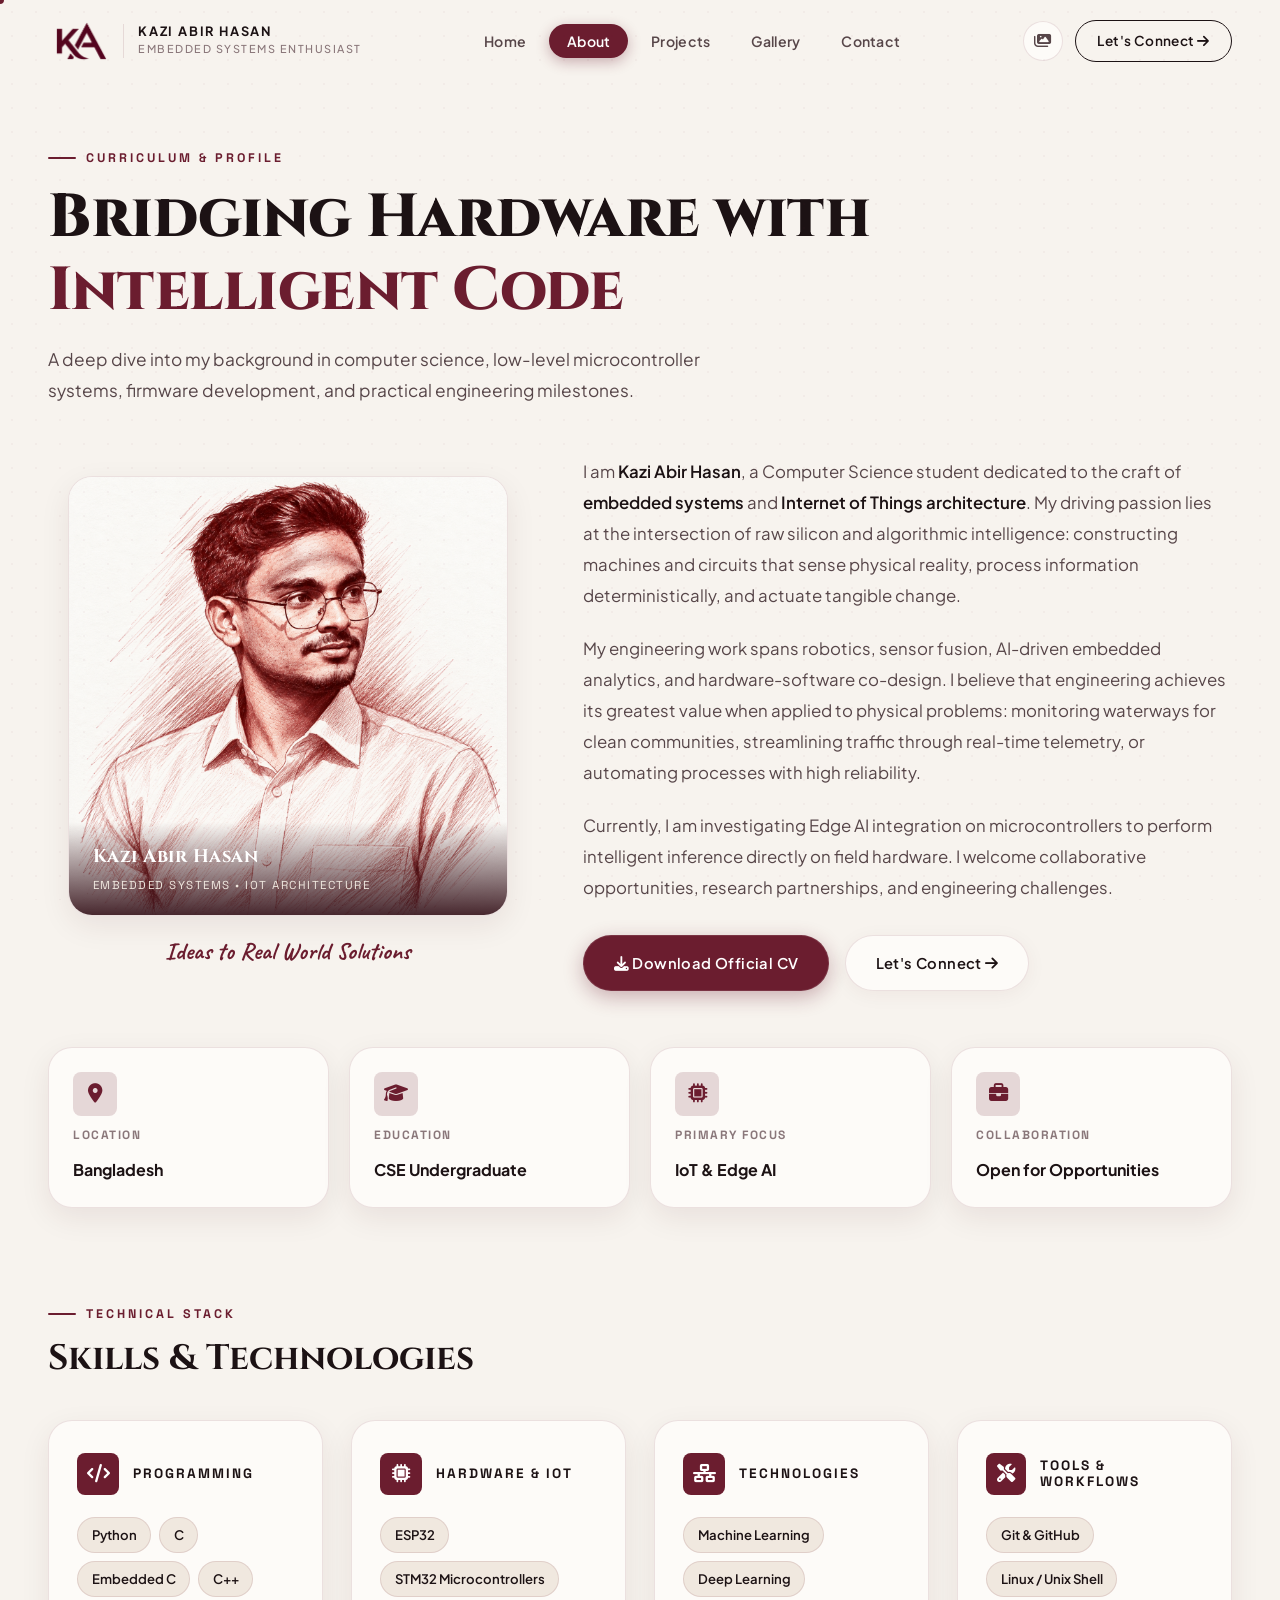
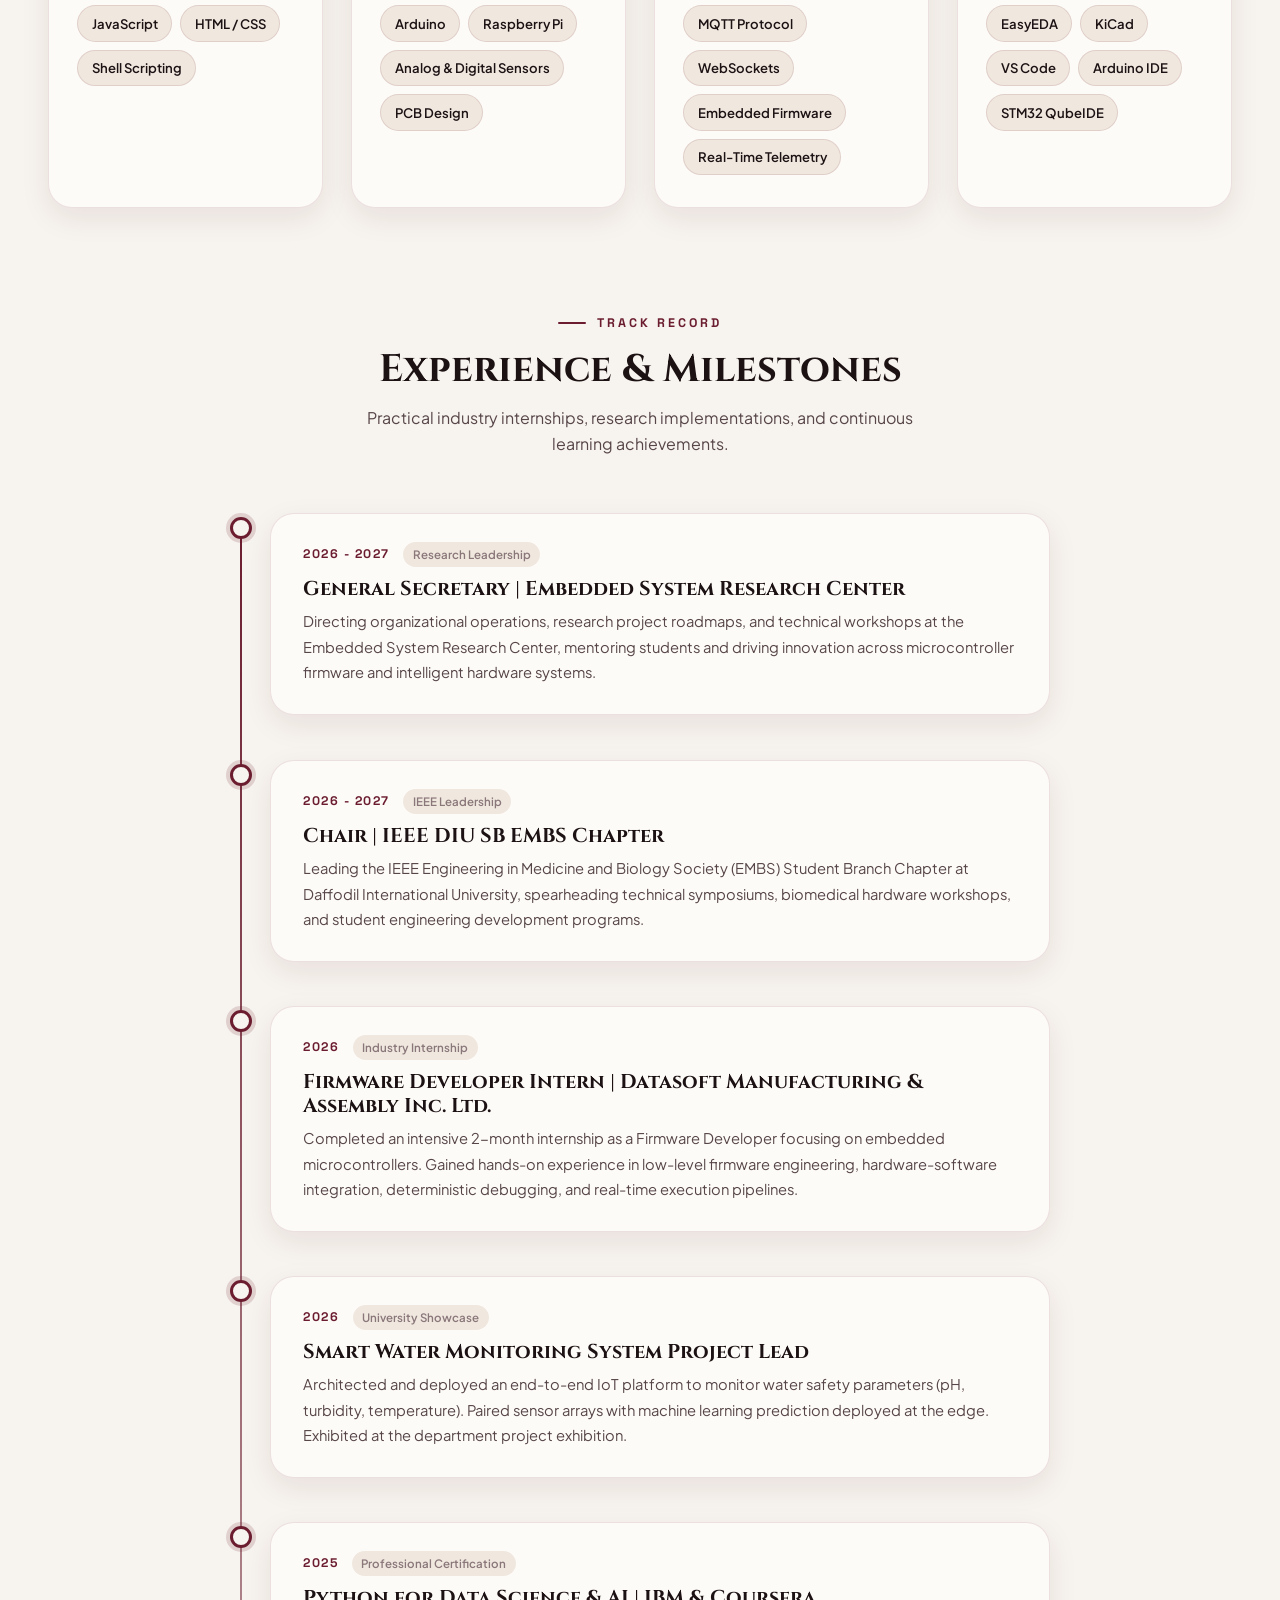
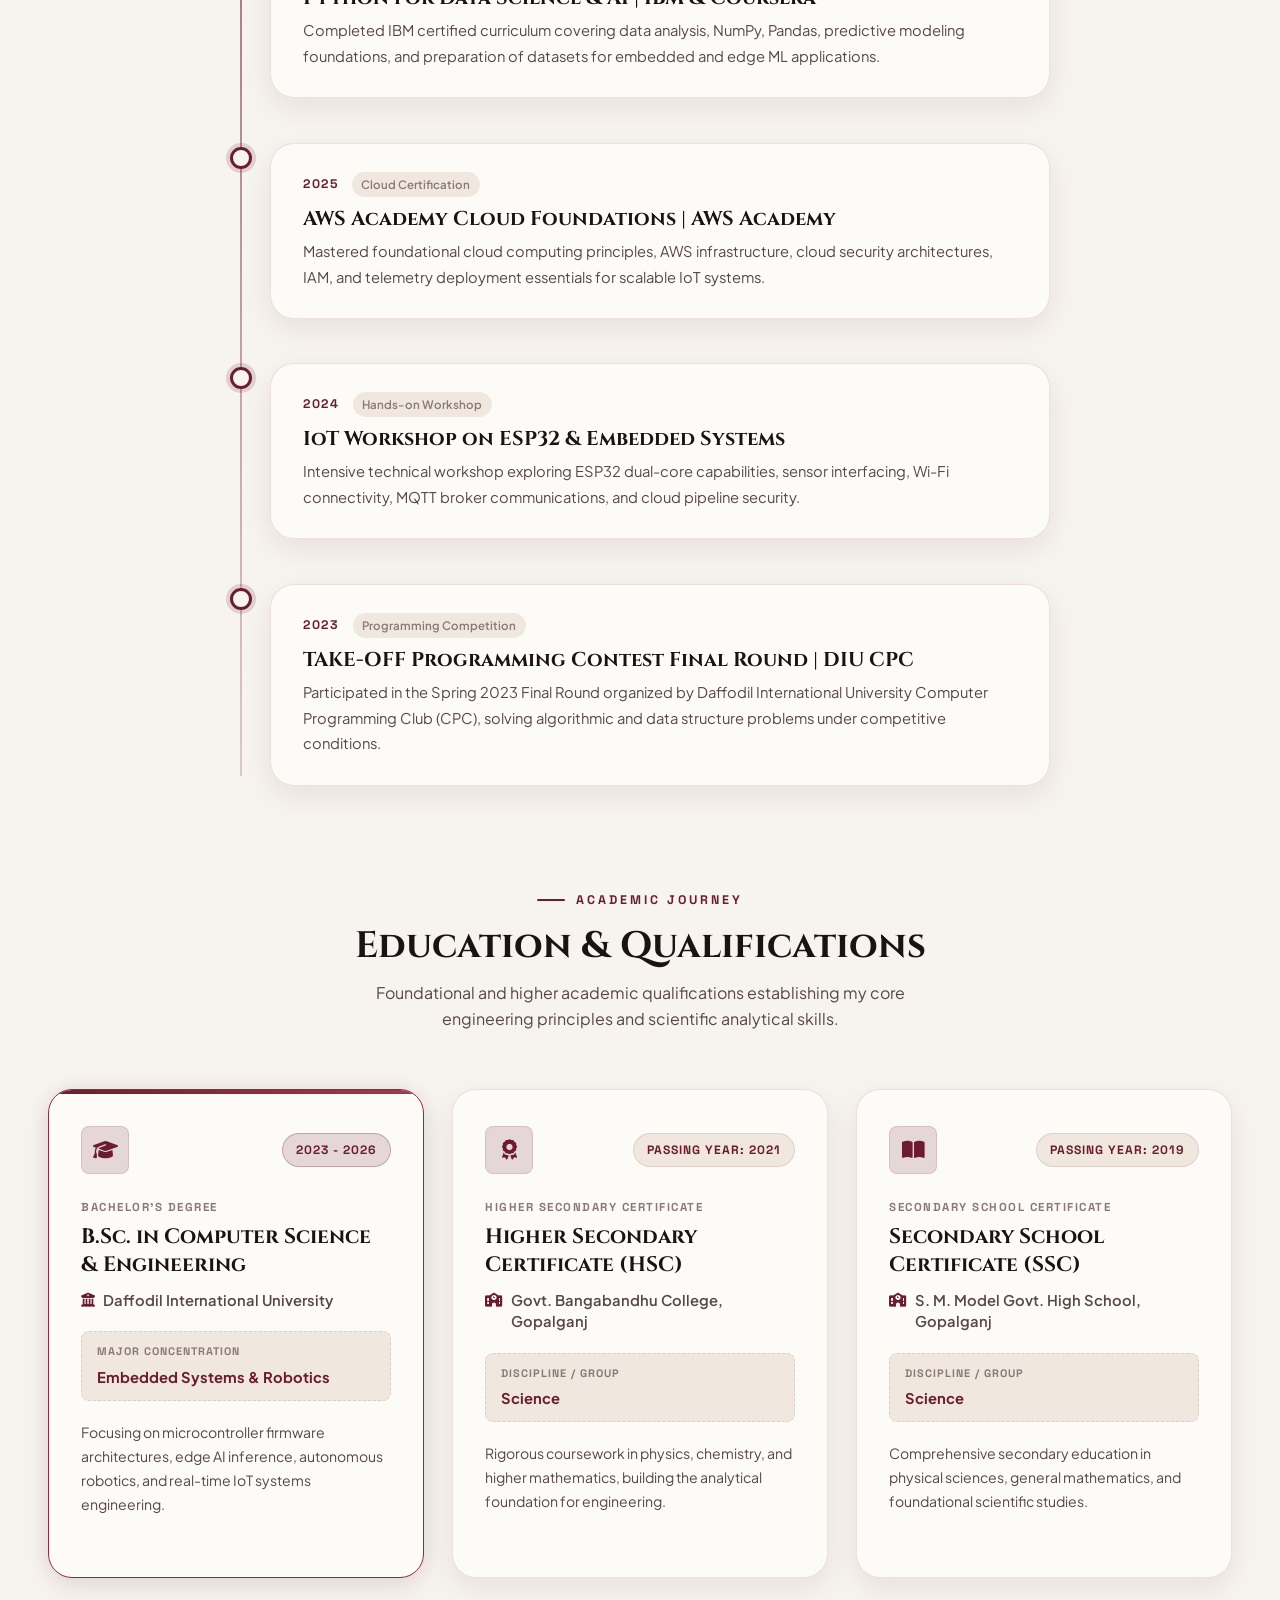
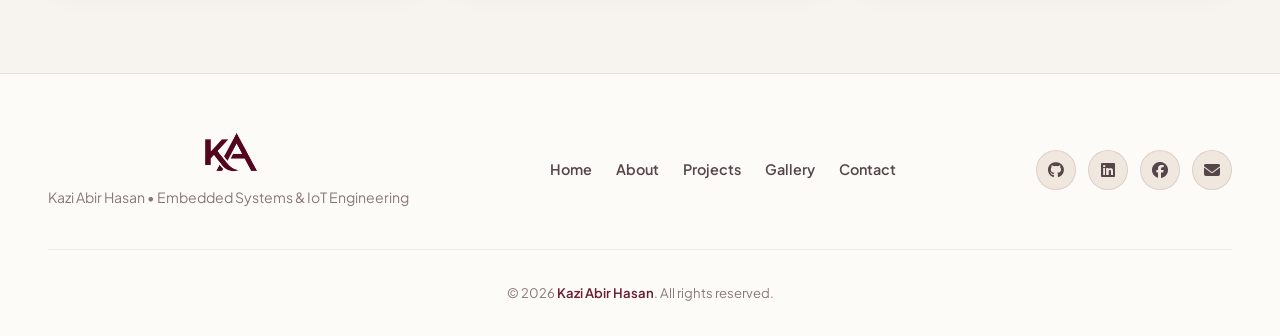
<file: about.html>
<!DOCTYPE html>
<html lang="en" data-theme="light">

<head>
  <meta charset="UTF-8" />
  <meta name="viewport" content="width=device-width, initial-scale=1.0" />
  <title>About &amp; Experience | Kazi Abir Hasan</title>
  <meta name="description"
    content="Learn about Kazi Abir Hasan, his background in embedded systems, Datasoft internship, education, skills, and technical journey." />

  <!-- Preconnect and Google Fonts -->
  <link rel="preconnect" href="https://fonts.googleapis.com" />
  <link rel="preconnect" href="https://fonts.gstatic.com" crossorigin />
  <link
    href="https://fonts.googleapis.com/css2?family=Caveat:wght@500;600;700&family=Cinzel:wght@600;700;800;900&family=Plus+Jakarta+Sans:ital,wght@0,300;0,400;0,500;0,600;0,700;0,800;1,400&family=Space+Grotesk:wght@500;600;700&display=swap"
    rel="stylesheet" />

  <!-- Font Awesome Icons -->
  <link rel="stylesheet" href="https://cdnjs.cloudflare.com/ajax/libs/font-awesome/6.5.0/css/all.min.css" />

  <!-- Stylesheets -->
  <link rel="stylesheet" href="./css/style.css" />
  <link rel="stylesheet" href="./css/transitions.css" />
  <link rel="stylesheet" href="./css/pages/about.css" />
</head>

<body>
  <div class="texture-overlay"></div>

  <!-- Page Curtain Transition -->
  <div id="page-curtain">
    <div class="curtain-layer curtain-layer-1"></div>
    <div class="curtain-layer curtain-layer-2">
      <div class="curtain-logo">
        <img src="./assets/logo.png" alt="Logo" class="curtain-logo-img" />
      </div>
    </div>
  </div>

  <!-- Navigation Bar -->
  <header id="site-header">
    <div class="container nav-container">
      <a href="./index.html" class="nav-brand">
        <img src="./assets/logo.png" alt="Logo" class="brand-logo-img" />
        <div class="brand-meta">
          <span class="brand-name">Kazi Abir Hasan</span>
          <span class="brand-title">Embedded Systems Enthusiast</span>
        </div>
      </a>

      <nav>
        <ul class="nav-menu">
          <li><a href="./index.html" class="nav-link">Home</a></li>
          <li><a href="./about.html" class="nav-link active">About</a></li>
          <li><a href="./projects.html" class="nav-link">Projects</a></li>
          <li><a href="./gallery.html" class="nav-link">Gallery</a></li>
          <li><a href="./contact.html" class="nav-link">Contact</a></li>
        </ul>
      </nav>

      <div class="nav-actions">
        <a href="./gallery.html" class="btn-theme-toggle" aria-label="Photo Album" title="Open Photo Gallery"
          style="text-decoration: none;">
          <i class="fa-solid fa-images"></i>
        </a>
        <a href="./contact.html" class="btn-nav-connect magnetic-btn">
          <span>Let's Connect</span>
          <i class="fa-solid fa-arrow-right"></i>
        </a>
        <button id="hamburger-btn" class="hamburger-btn" aria-label="Open Navigation Drawer">
          <i class="fa-solid fa-bars"></i>
        </button>
      </div>
    </div>
  </header>

  <!-- Mobile Drawer -->
  <div id="mobile-drawer" class="mobile-nav-drawer">
    <a href="./index.html" class="nav-link"><span>Home</span> <i class="fa-solid fa-chevron-right"></i></a>
    <a href="./about.html" class="nav-link active"><span>About</span> <i class="fa-solid fa-chevron-right"></i></a>
    <a href="./projects.html" class="nav-link"><span>Projects</span> <i class="fa-solid fa-chevron-right"></i></a>
    <a href="./gallery.html" class="nav-link"><span>Gallery</span> <i class="fa-solid fa-chevron-right"></i></a>
    <a href="./contact.html" class="nav-link"><span>Contact</span> <i class="fa-solid fa-chevron-right"></i></a>
    <div class="mobile-cta-row">
      <a href="./contact.html" class="btn btn-burgundy" style="width: 100%;">
        <span>Let's Connect</span>
        <i class="fa-solid fa-arrow-right"></i>
      </a>
    </div>
  </div>

  <main>
    <!-- PAGE HERO -->
    <section class="page-hero container fade-up">
      <div class="page-label">Curriculum &amp; Profile</div>
      <h1 class="page-title">Bridging Hardware with <span class="accent-burgundy">Intelligent Code</span></h1>
      <p class="page-description">
        A deep dive into my background in computer science, low-level microcontroller systems, firmware development, and
        practical engineering milestones.
      </p>
    </section>

    <!-- BIO & PROFILE PORTRAIT -->
    <section class="container">
      <div class="about-profile-grid">
        <!-- Portrait Card (assets/about.png) -->
        <div class="about-portrait-column fade-up">
          <div class="about-portrait-card">
            <div class="about-portrait-inner">
              <img src="./assets/about.png" alt="Kazi Abir Hasan - Sketch Portrait" class="about-portrait-img" />
              <div class="about-portrait-overlay">
                <span class="portrait-caption">Kazi Abir Hasan</span>
                <span class="portrait-subcaption">Embedded Systems • IoT Architecture</span>
              </div>
            </div>
          </div>
          <div class="about-sketch-note">
            <span>Ideas to Real World Solutions</span>
          </div>
        </div>

        <!-- Bio Details -->
        <div class="about-bio-column fade-up stagger-1">
          <div class="about-bio-text">
            <p>
              I am <strong>Kazi Abir Hasan</strong>, a Computer Science student dedicated to the craft of
              <strong>embedded systems</strong> and <strong>Internet of Things architecture</strong>. My driving passion
              lies at the intersection of raw silicon and algorithmic intelligence: constructing machines and circuits
              that sense physical reality, process information deterministically, and actuate tangible change.
            </p>
            <p>
              My engineering work spans robotics, sensor fusion, AI-driven embedded analytics, and hardware-software
              co-design. I believe that engineering achieves its greatest value when applied to physical problems:
              monitoring waterways for clean communities, streamlining traffic through real-time telemetry, or
              automating processes with high reliability.
            </p>
            <p>
              Currently, I am investigating Edge AI integration on microcontrollers to perform intelligent inference
              directly on field hardware. I welcome collaborative opportunities, research partnerships, and engineering
              challenges.
            </p>
            <div class="about-actions-row">
              <a href="https://drive.google.com/uc?export=download&id=1h6hKA6caO2LQuSTGgoBCsk9sLJAeCngB&utm"
                target="_blank" rel="noopener" class="btn btn-burgundy magnetic-btn">
                <i class="fa-solid fa-download"></i>
                <span>Download Official CV</span>
              </a>
              <a href="./contact.html" class="btn btn-cashmere-outline magnetic-btn">
                <span>Let's Connect</span>
                <i class="fa-solid fa-arrow-right"></i>
              </a>
            </div>
          </div>
        </div>
      </div>

      <!-- Quick Facts Grid -->
      <div class="quick-facts-grid fade-up stagger-2" style="margin-bottom: 5.5rem;">
        <div class="card quick-fact-card">
          <div class="fact-icon"><i class="fa-solid fa-location-dot"></i></div>
          <span class="fact-label">Location</span>
          <span class="fact-val">Bangladesh</span>
        </div>

        <div class="card quick-fact-card">
          <div class="fact-icon"><i class="fa-solid fa-graduation-cap"></i></div>
          <span class="fact-label">Education</span>
          <span class="fact-val">CSE Undergraduate</span>
        </div>

        <div class="card quick-fact-card">
          <div class="fact-icon"><i class="fa-solid fa-microchip"></i></div>
          <span class="fact-label">Primary Focus</span>
          <span class="fact-val">IoT &amp; Edge AI</span>
        </div>

        <div class="card quick-fact-card">
          <div class="fact-icon"><i class="fa-solid fa-briefcase"></i></div>
          <span class="fact-label">Collaboration</span>
          <span class="fact-val">Open for Opportunities</span>
        </div>
      </div>
    </section>

    <!-- TECHNICAL SKILLS MATRIX -->
    <section class="container skills-container">
      <div style="margin-bottom: 2.5rem;" class="fade-up">
        <div class="page-label">Technical Stack</div>
        <h2 style="font-family: var(--font-serif); font-size: 2.2rem;">Skills &amp; <span
            class="accent-burgundy">Technologies</span></h2>
      </div>

      <div class="skills-category-grid">
        <!-- Programming -->
        <div class="card skill-box fade-up stagger-1">
          <div class="skill-box-header">
            <div class="skill-box-icon"><i class="fa-solid fa-code"></i></div>
            <h3 class="skill-box-title">Programming</h3>
          </div>
          <div class="skill-pills">
            <span class="skill-badge">Python</span>
            <span class="skill-badge">C</span>
            <span class="skill-badge">Embedded C</span>
            <span class="skill-badge">C++</span>
            <span class="skill-badge">JavaScript</span>
            <span class="skill-badge">HTML / CSS</span>
            <span class="skill-badge">Shell Scripting</span>
          </div>
        </div>

        <!-- Hardware / IoT -->
        <div class="card skill-box fade-up stagger-2">
          <div class="skill-box-header">
            <div class="skill-box-icon"><i class="fa-solid fa-microchip"></i></div>
            <h3 class="skill-box-title">Hardware &amp; IoT</h3>
          </div>
          <div class="skill-pills">
            <span class="skill-badge">ESP32</span>
            <span class="skill-badge">STM32 Microcontrollers</span>
            <span class="skill-badge">Arduino</span>
            <span class="skill-badge">Raspberry Pi</span>
            <span class="skill-badge">Analog &amp; Digital Sensors</span>
            <span class="skill-badge">PCB Design</span>
          </div>
        </div>

        <!-- Core Technologies -->
        <div class="card skill-box fade-up stagger-3">
          <div class="skill-box-header">
            <div class="skill-box-icon"><i class="fa-solid fa-network-wired"></i></div>
            <h3 class="skill-box-title">Technologies</h3>
          </div>
          <div class="skill-pills">
            <span class="skill-badge">Machine Learning</span>
            <span class="skill-badge">Deep Learning</span>
            <span class="skill-badge">MQTT Protocol</span>
            <span class="skill-badge">WebSockets</span>
            <span class="skill-badge">Embedded Firmware</span>
            <span class="skill-badge">Real-Time Telemetry</span>
          </div>
        </div>

        <!-- Tools & Toolchains -->
        <div class="card skill-box fade-up stagger-4">
          <div class="skill-box-header">
            <div class="skill-box-icon"><i class="fa-solid fa-screwdriver-wrench"></i></div>
            <h3 class="skill-box-title">Tools &amp; Workflows</h3>
          </div>
          <div class="skill-pills">
            <span class="skill-badge">Git &amp; GitHub</span>
            <span class="skill-badge">Linux / Unix Shell</span>
            <span class="skill-badge">EasyEDA</span>
            <span class="skill-badge">KiCad</span>
            <span class="skill-badge">VS Code</span>
            <span class="skill-badge">Arduino IDE</span>
            <span class="skill-badge">STM32 QubeIDE</span>
          </div>
        </div>
      </div>
    </section>

    <!-- EXPERIENCE & TIMELINE -->
    <section class="container timeline-section">
      <div style="margin-bottom: 3.5rem; text-align: center;" class="fade-up">
        <div class="page-label" style="justify-content: center;">Track Record</div>
        <h2 style="font-family: var(--font-serif); font-size: 2.4rem;">Experience &amp; <span
            class="accent-burgundy">Milestones</span></h2>
        <p style="max-width: 600px; margin: 0.75rem auto 0; color: var(--text-secondary);">
          Practical industry internships, research implementations, and continuous learning achievements.
        </p>
      </div>

      <div class="experience-timeline">
        <!-- Entry 1: General Secretary | Embedded System Research Center -->
        <div class="timeline-entry fade-up">
          <div class="timeline-node"></div>
          <div class="card timeline-card">
            <div class="timeline-meta">
              <span class="timeline-year">2026 - 2027</span>
              <span class="timeline-type-pill">Research Leadership</span>
            </div>
            <h3 class="timeline-heading">General Secretary | Embedded System Research Center</h3>
            <p class="timeline-description">
              Directing organizational operations, research project roadmaps, and technical workshops at the Embedded
              System Research Center, mentoring students and driving innovation across microcontroller firmware and
              intelligent hardware systems.
            </p>
          </div>
        </div>

        <!-- Entry 2: Chair | IEEE DIU SB EMBS Chapter -->
        <div class="timeline-entry fade-up">
          <div class="timeline-node"></div>
          <div class="card timeline-card">
            <div class="timeline-meta">
              <span class="timeline-year">2026 - 2027</span>
              <span class="timeline-type-pill">IEEE Leadership</span>
            </div>
            <h3 class="timeline-heading">Chair | IEEE DIU SB EMBS Chapter</h3>
            <p class="timeline-description">
              Leading the IEEE Engineering in Medicine and Biology Society (EMBS) Student Branch Chapter at Daffodil
              International University, spearheading technical symposiums, biomedical hardware workshops, and student
              engineering development programs.
            </p>
          </div>
        </div>

        <!-- Entry 3: Internship -->
        <div class="timeline-entry fade-up">
          <div class="timeline-node"></div>
          <div class="card timeline-card">
            <div class="timeline-meta">
              <span class="timeline-year">2026</span>
              <span class="timeline-type-pill">Industry Internship</span>
            </div>
            <h3 class="timeline-heading">Firmware Developer Intern | Datasoft Manufacturing &amp; Assembly Inc. Ltd.
            </h3>
            <p class="timeline-description">
              Completed an intensive 2-month internship as a Firmware Developer focusing on embedded microcontrollers.
              Gained hands-on experience in low-level firmware engineering, hardware-software integration, deterministic
              debugging, and real-time execution pipelines.
            </p>
          </div>
        </div>

        <!-- Entry 2: University Project Showcase -->
        <div class="timeline-entry fade-up">
          <div class="timeline-node"></div>
          <div class="card timeline-card">
            <div class="timeline-meta">
              <span class="timeline-year">2026</span>
              <span class="timeline-type-pill">University Showcase</span>
            </div>
            <h3 class="timeline-heading">Smart Water Monitoring System Project Lead</h3>
            <p class="timeline-description">
              Architected and deployed an end-to-end IoT platform to monitor water safety parameters (pH, turbidity,
              temperature). Paired sensor arrays with machine learning prediction deployed at the edge. Exhibited at the
              department project exhibition.
            </p>
          </div>
        </div>

        <!-- Entry 3: IBM Certification -->
        <div class="timeline-entry fade-up">
          <div class="timeline-node"></div>
          <div class="card timeline-card">
            <div class="timeline-meta">
              <span class="timeline-year">2025</span>
              <span class="timeline-type-pill">Professional Certification</span>
            </div>
            <h3 class="timeline-heading">Python for Data Science &amp; AI | IBM &amp; Coursera</h3>
            <p class="timeline-description">
              Completed IBM certified curriculum covering data analysis, NumPy, Pandas, predictive modeling foundations,
              and preparation of datasets for embedded and edge ML applications.
            </p>
          </div>
        </div>

        <!-- Entry 4: AWS Certification -->
        <div class="timeline-entry fade-up">
          <div class="timeline-node"></div>
          <div class="card timeline-card">
            <div class="timeline-meta">
              <span class="timeline-year">2025</span>
              <span class="timeline-type-pill">Cloud Certification</span>
            </div>
            <h3 class="timeline-heading">AWS Academy Cloud Foundations | AWS Academy</h3>
            <p class="timeline-description">
              Mastered foundational cloud computing principles, AWS infrastructure, cloud security architectures, IAM,
              and telemetry deployment essentials for scalable IoT systems.
            </p>
          </div>
        </div>

        <!-- Entry 5: IoT Workshop -->
        <div class="timeline-entry fade-up">
          <div class="timeline-node"></div>
          <div class="card timeline-card">
            <div class="timeline-meta">
              <span class="timeline-year">2024</span>
              <span class="timeline-type-pill">Hands-on Workshop</span>
            </div>
            <h3 class="timeline-heading">IoT Workshop on ESP32 &amp; Embedded Systems</h3>
            <p class="timeline-description">
              Intensive technical workshop exploring ESP32 dual-core capabilities, sensor interfacing, Wi-Fi
              connectivity, MQTT broker communications, and cloud pipeline security.
            </p>
          </div>
        </div>

        <!-- Entry 6: Competitive Programming Contest -->
        <div class="timeline-entry fade-up">
          <div class="timeline-node"></div>
          <div class="card timeline-card">
            <div class="timeline-meta">
              <span class="timeline-year">2023</span>
              <span class="timeline-type-pill">Programming Competition</span>
            </div>
            <h3 class="timeline-heading">TAKE-OFF Programming Contest Final Round | DIU CPC</h3>
            <p class="timeline-description">
              Participated in the Spring 2023 Final Round organized by Daffodil International University Computer
              Programming Club (CPC), solving algorithmic and data structure problems under competitive conditions.
            </p>
          </div>
        </div>
      </div>
    </section>

    <!-- ACADEMIC EDUCATION SECTION -->
    <section class="container fade-up education-section" id="education-section">
      <div style="margin-bottom: 3.5rem; text-align: center;">
        <div class="page-label" style="justify-content: center;">Academic Journey</div>
        <h2 style="font-family: var(--font-serif); font-size: 2.3rem;">Education &amp; <span
            class="accent-burgundy">Qualifications</span></h2>
        <p style="max-width: 620px; margin: 0.75rem auto 0; color: var(--text-secondary);">
          Foundational and higher academic qualifications establishing my core engineering principles and scientific
          analytical skills.
        </p>
      </div>

      <div class="education-grid">
        <!-- B.Sc. in CSE -->
        <div class="card education-card featured fade-up stagger-1">
          <div class="edu-card-top">
            <div class="edu-icon-badge">
              <i class="fa-solid fa-graduation-cap"></i>
            </div>
            <span class="edu-period-badge">2023 - 2026</span>
          </div>

          <div class="edu-level-label">Bachelor's Degree</div>
          <h3 class="edu-degree-title">B.Sc. in Computer Science &amp; Engineering</h3>
          <div class="edu-institution">
            <i class="fa-solid fa-building-columns"></i>
            <span>Daffodil International University</span>
          </div>

          <div class="edu-major-box">
            <span class="edu-major-label">Major Concentration</span>
            <span class="edu-major-val">Embedded Systems &amp; Robotics</span>
          </div>

          <p class="edu-description">
            Focusing on microcontroller firmware architectures, edge AI inference, autonomous robotics, and real-time
            IoT systems engineering.
          </p>


        </div>

        <!-- HSC -->
        <div class="card education-card fade-up stagger-2">
          <div class="edu-card-top">
            <div class="edu-icon-badge">
              <i class="fa-solid fa-award"></i>
            </div>
            <span class="edu-period-badge">Passing Year: 2021</span>
          </div>

          <div class="edu-level-label">Higher Secondary Certificate</div>
          <h3 class="edu-degree-title">Higher Secondary Certificate (HSC)</h3>
          <div class="edu-institution">
            <i class="fa-solid fa-school"></i>
            <span>Govt. Bangabandhu College, Gopalganj</span>
          </div>

          <div class="edu-major-box">
            <span class="edu-major-label">Discipline / Group</span>
            <span class="edu-major-val">Science</span>
          </div>

          <p class="edu-description">
            Rigorous coursework in physics, chemistry, and higher mathematics, building the analytical foundation for
            engineering.
          </p>

        </div>

        <!-- SSC -->
        <div class="card education-card fade-up stagger-3">
          <div class="edu-card-top">
            <div class="edu-icon-badge">
              <i class="fa-solid fa-book-open"></i>
            </div>
            <span class="edu-period-badge">Passing Year: 2019</span>
          </div>

          <div class="edu-level-label">Secondary School Certificate</div>
          <h3 class="edu-degree-title">Secondary School Certificate (SSC)</h3>
          <div class="edu-institution">
            <i class="fa-solid fa-school"></i>
            <span>S. M. Model Govt. High School, Gopalganj</span>
          </div>

          <div class="edu-major-box">
            <span class="edu-major-label">Discipline / Group</span>
            <span class="edu-major-val">Science</span>
          </div>

          <p class="edu-description">
            Comprehensive secondary education in physical sciences, general mathematics, and foundational scientific
            studies.
          </p>

        </div>
      </div>
    </section>
  </main>

  <!-- Global Footer -->
  <footer id="site-footer">
    <div class="container">
      <div class="footer-top">
        <div class="footer-brand">
          <img src="./assets/logo.png" alt="Logo" class="footer-logo-img" />
          <p>Kazi Abir Hasan • Embedded Systems &amp; IoT Engineering</p>
        </div>

        <ul class="footer-nav">
          <li><a href="./index.html">Home</a></li>
          <li><a href="./about.html">About</a></li>
          <li><a href="./projects.html">Projects</a></li>
          <li><a href="./gallery.html">Gallery</a></li>
          <li><a href="./contact.html">Contact</a></li>
        </ul>

        <div class="footer-socials">
          <a href="https://github.com/abir930" target="_blank" rel="noopener" class="social-pill" aria-label="GitHub">
            <i class="fa-brands fa-github"></i>
          </a>
          <a href="https://www.linkedin.com/in/abir-hasan-mahin-552a61374/" target="_blank" rel="noopener"
            class="social-pill" aria-label="LinkedIn">
            <i class="fa-brands fa-linkedin"></i>
          </a>
          <a href="https://www.facebook.com/abirhasanmahin.mahin/" target="_blank" rel="noopener" class="social-pill"
            aria-label="Facebook">
            <i class="fa-brands fa-facebook"></i>
          </a>
          <a href="mailto:abirhasanmahin228@gmail.com" class="social-pill" aria-label="Email">
            <i class="fa-solid fa-envelope"></i>
          </a>
        </div>
      </div>

      <div class="footer-bottom">
        <div>&copy; 2026 <strong>Kazi Abir Hasan</strong>. All rights reserved.</div>
      </div>
    </div>
  </footer>

  <button id="back-to-top" aria-label="Back to Top">
    <i class="fa-solid fa-arrow-up"></i>
  </button>

  <!-- Global Scripts -->
  <script src="./js/main.js"></script>
</body>

</html>
</file>
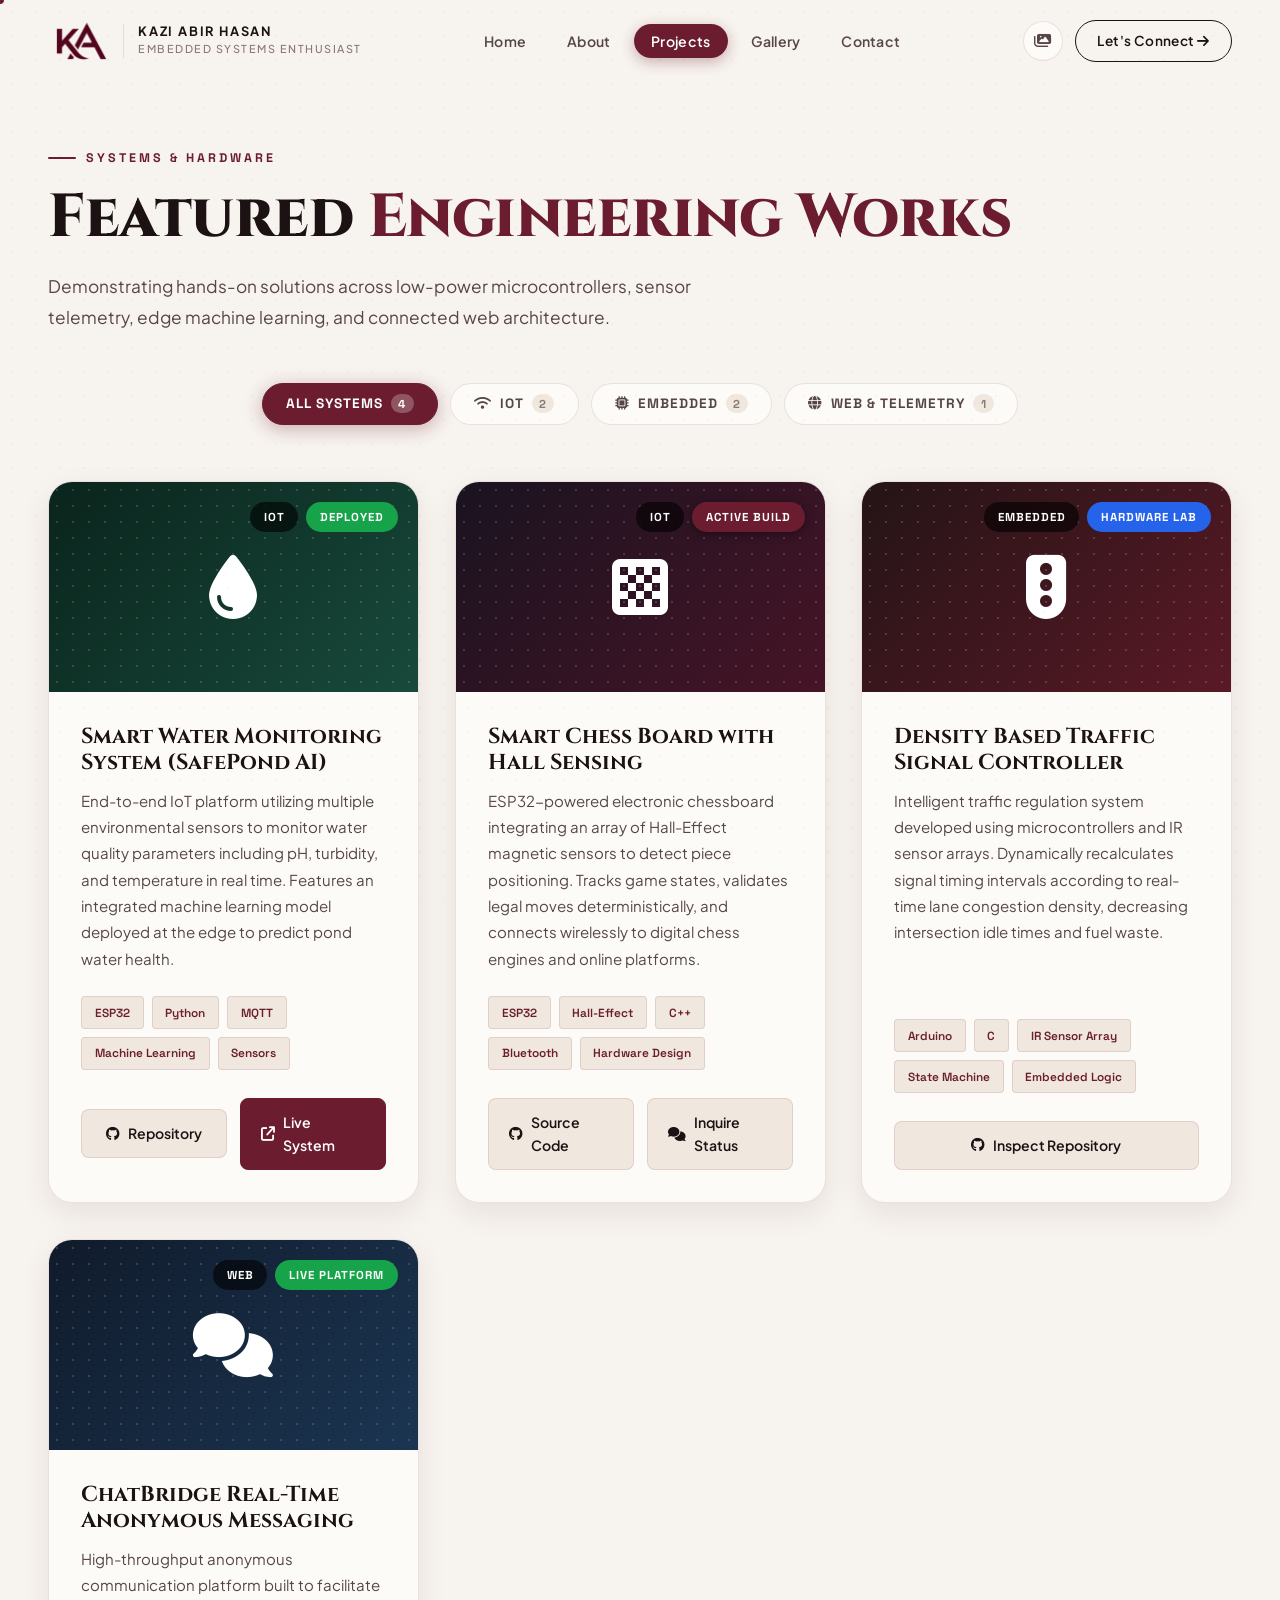
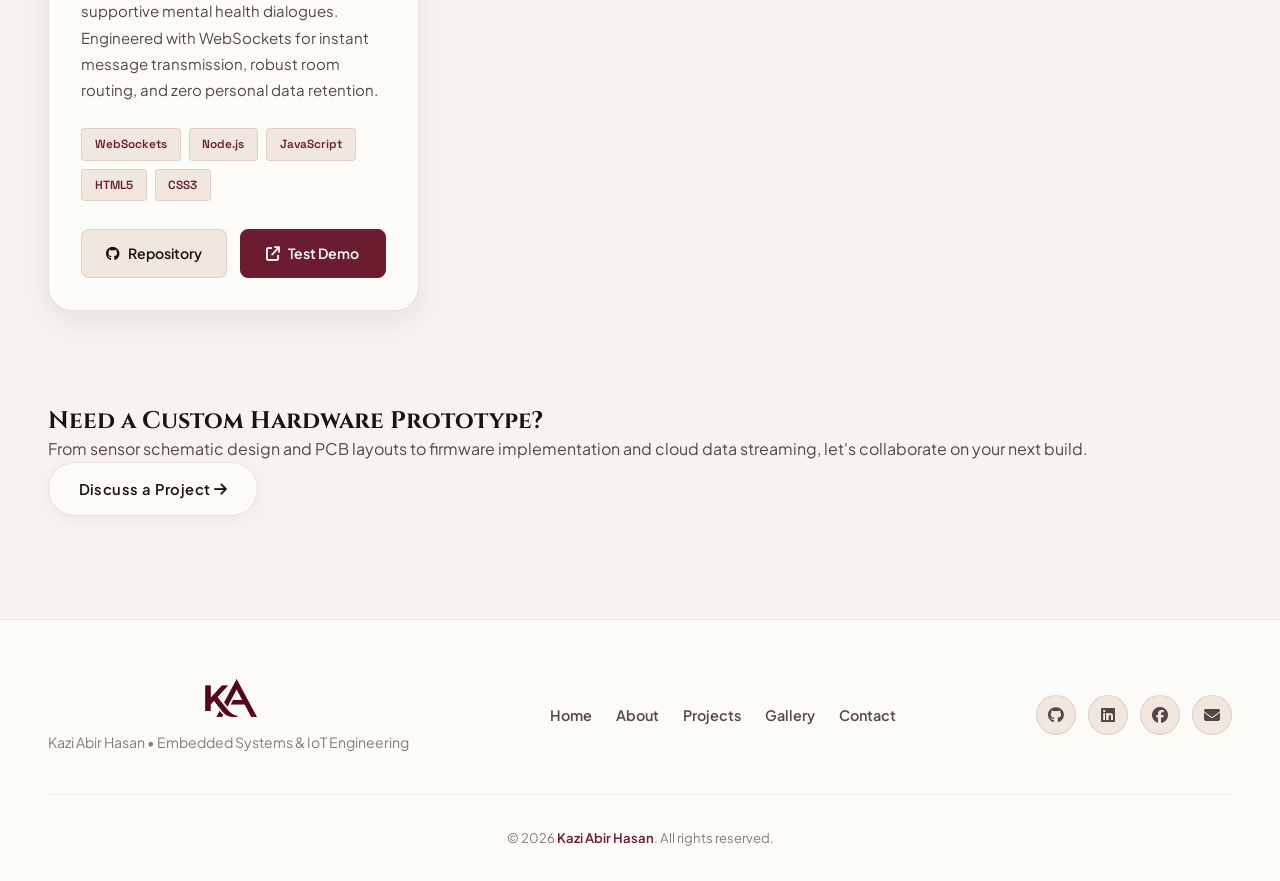
<file: projects.html>
<!DOCTYPE html>
<html lang="en" data-theme="light">
<head>
  <meta charset="UTF-8" />
  <meta name="viewport" content="width=device-width, initial-scale=1.0" />
  <title>Projects &amp; Systems | Kazi Abir Hasan</title>
  <meta name="description" content="Explore hardware, IoT, and embedded systems engineered by Kazi Abir Hasan, including SafePond AI, Smart Chess Board, and microcontroller projects." />

  <!-- Preconnect and Google Fonts -->
  <link rel="preconnect" href="https://fonts.googleapis.com" />
  <link rel="preconnect" href="https://fonts.gstatic.com" crossorigin />
  <link href="https://fonts.googleapis.com/css2?family=Caveat:wght@500;600;700&family=Cinzel:wght@600;700;800;900&family=Plus+Jakarta+Sans:ital,wght@0,300;0,400;0,500;0,600;0,700;0,800;1,400&family=Space+Grotesk:wght@500;600;700&display=swap" rel="stylesheet" />

  <!-- Font Awesome Icons -->
  <link rel="stylesheet" href="https://cdnjs.cloudflare.com/ajax/libs/font-awesome/6.5.0/css/all.min.css" />

  <!-- Stylesheets -->
  <link rel="stylesheet" href="./css/style.css" />
  <link rel="stylesheet" href="./css/transitions.css" />
  <link rel="stylesheet" href="./css/pages/projects.css" />
</head>
<body>
  <div class="texture-overlay"></div>

  <!-- Page Curtain Transition -->
  <div id="page-curtain">
    <div class="curtain-layer curtain-layer-1"></div>
    <div class="curtain-layer curtain-layer-2">
      <div class="curtain-logo">
        <img src="./assets/logo.png" alt="Logo" class="curtain-logo-img" />
      </div>
    </div>
  </div>

  <!-- Navigation Bar -->
  <header id="site-header">
    <div class="container nav-container">
      <a href="./index.html" class="nav-brand">
        <img src="./assets/logo.png" alt="Logo" class="brand-logo-img" />
        <div class="brand-meta">
          <span class="brand-name">Kazi Abir Hasan</span>
          <span class="brand-title">Embedded Systems Enthusiast</span>
        </div>
      </a>

      <nav>
        <ul class="nav-menu">
          <li><a href="./index.html" class="nav-link">Home</a></li>
          <li><a href="./about.html" class="nav-link">About</a></li>
          <li><a href="./projects.html" class="nav-link active">Projects</a></li>
          <li><a href="./gallery.html" class="nav-link">Gallery</a></li>
          <li><a href="./contact.html" class="nav-link">Contact</a></li>
        </ul>
      </nav>

      <div class="nav-actions">
        <a href="./gallery.html" class="btn-theme-toggle" aria-label="Photo Album" title="Open Photo Gallery" style="text-decoration: none;">
          <i class="fa-solid fa-images"></i>
        </a>
        <a href="./contact.html" class="btn-nav-connect magnetic-btn">
          <span>Let's Connect</span>
          <i class="fa-solid fa-arrow-right"></i>
        </a>
        <button id="hamburger-btn" class="hamburger-btn" aria-label="Open Navigation Drawer">
          <i class="fa-solid fa-bars"></i>
        </button>
      </div>
    </div>
  </header>

  <!-- Mobile Drawer -->
  <div id="mobile-drawer" class="mobile-nav-drawer">
    <a href="./index.html" class="nav-link"><span>Home</span> <i class="fa-solid fa-chevron-right"></i></a>
    <a href="./about.html" class="nav-link"><span>About</span> <i class="fa-solid fa-chevron-right"></i></a>
    <a href="./projects.html" class="nav-link active"><span>Projects</span> <i class="fa-solid fa-chevron-right"></i></a>
    <a href="./gallery.html" class="nav-link"><span>Gallery</span> <i class="fa-solid fa-chevron-right"></i></a>
    <a href="./contact.html" class="nav-link"><span>Contact</span> <i class="fa-solid fa-chevron-right"></i></a>
    <div class="mobile-cta-row">
      <a href="./contact.html" class="btn btn-burgundy" style="width: 100%;">
        <span>Let's Connect</span>
        <i class="fa-solid fa-arrow-right"></i>
      </a>
    </div>
  </div>

  <main>
    <!-- PAGE HERO -->
    <section class="page-hero container fade-up">
      <div class="page-label">Systems &amp; Hardware</div>
      <h1 class="page-title">Featured <span class="accent-burgundy">Engineering Works</span></h1>
      <p class="page-description">
        Demonstrating hands-on solutions across low-power microcontrollers, sensor telemetry, edge machine learning, and connected web architecture.
      </p>
    </section>

    <!-- FILTER TOOLBAR -->
    <section class="container fade-up stagger-1">
      <div class="filter-toolbar">
        <button class="filter-btn active" data-category="all">
          <span>All Systems</span>
          <span class="filter-count">4</span>
        </button>
        <button class="filter-btn" data-category="iot">
          <i class="fa-solid fa-wifi"></i>
          <span>IoT</span>
          <span class="filter-count">2</span>
        </button>
        <button class="filter-btn" data-category="embedded">
          <i class="fa-solid fa-microchip"></i>
          <span>Embedded</span>
          <span class="filter-count">2</span>
        </button>
        <button class="filter-btn" data-category="web">
          <i class="fa-solid fa-globe"></i>
          <span>Web &amp; Telemetry</span>
          <span class="filter-count">1</span>
        </button>
      </div>
    </section>

    <!-- PROJECTS GALLERY -->
    <section class="container">
      <div class="projects-gallery-grid">
        <!-- Project 1: SafePond AI -->
        <article class="card portfolio-card fade-up stagger-1" data-category="iot">
          <div class="portfolio-banner" style="background: linear-gradient(135deg, #0A241C, #184A3B);">
            <i class="fa-solid fa-droplet"></i>
            <div class="badge-wrapper">
              <span class="cat-pill">IoT</span>
              <span class="cat-pill" style="background: #16A34A;">Deployed</span>
            </div>
          </div>
          <div class="portfolio-body">
            <h2 class="portfolio-title">Smart Water Monitoring System (SafePond AI)</h2>
            <p class="portfolio-description">
              End-to-end IoT platform utilizing multiple environmental sensors to monitor water quality parameters including pH, turbidity, and temperature in real time. Features an integrated machine learning model deployed at the edge to predict pond water health.
            </p>
            <div class="portfolio-tech-list">
              <span class="tech-badge-item">ESP32</span>
              <span class="tech-badge-item">Python</span>
              <span class="tech-badge-item">MQTT</span>
              <span class="tech-badge-item">Machine Learning</span>
              <span class="tech-badge-item">Sensors</span>
            </div>
            <div class="portfolio-actions">
              <a href="https://github.com/abir930/SafePond_AI.git" target="_blank" rel="noopener" class="portfolio-btn">
                <i class="fa-brands fa-github"></i>
                <span>Repository</span>
              </a>
              <a href="https://abir930.github.io/SafePond_AI/" target="_blank" rel="noopener" class="portfolio-btn" style="background: var(--burgundy); color: #FFF; border-color: var(--burgundy);">
                <i class="fa-solid fa-arrow-up-right-from-square"></i>
                <span>Live System</span>
              </a>
            </div>
          </div>
        </article>

        <!-- Project 2: Smart Chess Board -->
        <article class="card portfolio-card fade-up stagger-2" data-category="iot">
          <div class="portfolio-banner" style="background: linear-gradient(135deg, #1A1320, #461426);">
            <i class="fa-solid fa-chess-board"></i>
            <div class="badge-wrapper">
              <span class="cat-pill">IoT</span>
              <span class="ongoing-pill">Active Build</span>
            </div>
          </div>
          <div class="portfolio-body">
            <h2 class="portfolio-title">Smart Chess Board with Hall Sensing</h2>
            <p class="portfolio-description">
              ESP32-powered electronic chessboard integrating an array of Hall-Effect magnetic sensors to detect piece positioning. Tracks game states, validates legal moves deterministically, and connects wirelessly to digital chess engines and online platforms.
            </p>
            <div class="portfolio-tech-list">
              <span class="tech-badge-item">ESP32</span>
              <span class="tech-badge-item">Hall-Effect</span>
              <span class="tech-badge-item">C++</span>
              <span class="tech-badge-item">Bluetooth</span>
              <span class="tech-badge-item">Hardware Design</span>
            </div>
            <div class="portfolio-actions">
              <a href="https://github.com/abir930" target="_blank" rel="noopener" class="portfolio-btn">
                <i class="fa-brands fa-github"></i>
                <span>Source Code</span>
              </a>
              <a href="./contact.html" class="portfolio-btn">
                <i class="fa-solid fa-comments"></i>
                <span>Inquire Status</span>
              </a>
            </div>
          </div>
        </article>

        <!-- Project 3: Density Based Traffic Signal -->
        <article class="card portfolio-card fade-up stagger-3" data-category="embedded">
          <div class="portfolio-banner" style="background: linear-gradient(135deg, #241416, #5A1926);">
            <i class="fa-solid fa-traffic-light"></i>
            <div class="badge-wrapper">
              <span class="cat-pill">Embedded</span>
              <span class="cat-pill" style="background: #2563EB;">Hardware Lab</span>
            </div>
          </div>
          <div class="portfolio-body">
            <h2 class="portfolio-title">Density Based Traffic Signal Controller</h2>
            <p class="portfolio-description">
              Intelligent traffic regulation system developed using microcontrollers and IR sensor arrays. Dynamically recalculates signal timing intervals according to real-time lane congestion density, decreasing intersection idle times and fuel waste.
            </p>
            <div class="portfolio-tech-list">
              <span class="tech-badge-item">Arduino</span>
              <span class="tech-badge-item">C</span>
              <span class="tech-badge-item">IR Sensor Array</span>
              <span class="tech-badge-item">State Machine</span>
              <span class="tech-badge-item">Embedded Logic</span>
            </div>
            <div class="portfolio-actions">
              <a href="https://github.com/abir930" target="_blank" rel="noopener" class="portfolio-btn" style="width: 100%;">
                <i class="fa-brands fa-github"></i>
                <span>Inspect Repository</span>
              </a>
            </div>
          </div>
        </article>

        <!-- Project 4: ChatBridge -->
        <article class="card portfolio-card fade-up stagger-4" data-category="web">
          <div class="portfolio-banner" style="background: linear-gradient(135deg, #101B2B, #1B3552);">
            <i class="fa-solid fa-comments"></i>
            <div class="badge-wrapper">
              <span class="cat-pill">Web</span>
              <span class="cat-pill" style="background: #16A34A;">Live Platform</span>
            </div>
          </div>
          <div class="portfolio-body">
            <h2 class="portfolio-title">ChatBridge Real-Time Anonymous Messaging</h2>
            <p class="portfolio-description">
              High-throughput anonymous communication platform built to facilitate supportive mental health dialogues. Engineered with WebSockets for instant message transmission, robust room routing, and zero personal data retention.
            </p>
            <div class="portfolio-tech-list">
              <span class="tech-badge-item">WebSockets</span>
              <span class="tech-badge-item">Node.js</span>
              <span class="tech-badge-item">JavaScript</span>
              <span class="tech-badge-item">HTML5</span>
              <span class="tech-badge-item">CSS3</span>
            </div>
            <div class="portfolio-actions">
              <a href="https://github.com/abir930" target="_blank" rel="noopener" class="portfolio-btn">
                <i class="fa-brands fa-github"></i>
                <span>Repository</span>
              </a>
              <a href="./contact.html" class="portfolio-btn" style="background: var(--burgundy); color: #FFF; border-color: var(--burgundy);">
                <i class="fa-solid fa-arrow-up-right-from-square"></i>
                <span>Test Demo</span>
              </a>
            </div>
          </div>
        </article>
      </div>
    </section>

    <!-- CALL TO ACTION BANNER -->
    <section class="container cta-banner-wrapper fade-up">
      <div class="cta-banner">
        <div class="cta-banner-text">
          <h2 class="cta-banner-title">Need a Custom Hardware Prototype?</h2>
          <p class="cta-banner-subtitle">
            From sensor schematic design and PCB layouts to firmware implementation and cloud data streaming, let's collaborate on your next build.
          </p>
        </div>
        <div class="cta-banner-actions">
          <a href="./contact.html" class="btn btn-cashmere-outline magnetic-btn">
            <span>Discuss a Project</span>
            <i class="fa-solid fa-arrow-right"></i>
          </a>
        </div>
      </div>
    </section>
  </main>

  <!-- Global Footer -->
  <footer id="site-footer">
    <div class="container">
      <div class="footer-top">
        <div class="footer-brand">
          <img src="./assets/logo.png" alt="Logo" class="footer-logo-img" />
          <p>Kazi Abir Hasan • Embedded Systems &amp; IoT Engineering</p>
        </div>

        <ul class="footer-nav">
          <li><a href="./index.html">Home</a></li>
          <li><a href="./about.html">About</a></li>
          <li><a href="./projects.html">Projects</a></li>
          <li><a href="./gallery.html">Gallery</a></li>
          <li><a href="./contact.html">Contact</a></li>
        </ul>

        <div class="footer-socials">
          <a href="https://github.com/abir930" target="_blank" rel="noopener" class="social-pill" aria-label="GitHub">
            <i class="fa-brands fa-github"></i>
          </a>
          <a href="https://www.linkedin.com/in/abir-hasan-mahin-552a61374/" target="_blank" rel="noopener" class="social-pill" aria-label="LinkedIn">
            <i class="fa-brands fa-linkedin"></i>
          </a>
          <a href="https://www.facebook.com/abirhasanmahin.mahin/" target="_blank" rel="noopener" class="social-pill" aria-label="Facebook">
            <i class="fa-brands fa-facebook"></i>
          </a>
          <a href="mailto:abirhasanmahin228@gmail.com" class="social-pill" aria-label="Email">
            <i class="fa-solid fa-envelope"></i>
          </a>
        </div>
      </div>

      <div class="footer-bottom">
        <div>&copy; 2026 <strong>Kazi Abir Hasan</strong>. All rights reserved.</div>
      </div>
    </div>
  </footer>

  <button id="back-to-top" aria-label="Back to Top">
    <i class="fa-solid fa-arrow-up"></i>
  </button>

  <!-- Scripts -->
  <script src="./js/main.js"></script>
  <script src="./js/projects.js"></script>
</body>
</html>
</file>
<file: css/style.css>
/* ==========================================================================
   DESIGN SYSTEM: BURGUNDY & CASHMERE
   Kazi Abir Hasan - Embedded Systems Enthusiast Portfolio
   ========================================================================== */

@import url('https://fonts.googleapis.com/css2?family=Caveat:wght@500;600;700&family=Cinzel:wght@600;700;800;900&family=Plus+Jakarta+Sans:ital,wght@0,300;0,400;0,500;0,600;0,700;0,800;1,400&family=Space+Grotesk:wght@500;600;700&display=swap');

:root {
  /* Burgundy Color Spectrum */
  --burgundy: #6B1D2F;
  --burgundy-dark: #46111D;
  --burgundy-deep: #2F0B13;
  --burgundy-light: #8E2B43;
  --burgundy-accent: #A63852;
  --burgundy-glow: rgba(107, 29, 47, 0.16);
  --burgundy-glow-strong: rgba(107, 29, 47, 0.32);

  /* Cashmere & Parchment Color Spectrum */
  --cashmere-bg: #F7F3EE;
  --cashmere-surface: #FDFBF8;
  --cashmere-surface-2: #F0E8DF;
  --cashmere-border: rgba(107, 29, 47, 0.12);
  --cashmere-border-soft: rgba(0, 0, 0, 0.06);
  --cashmere-muted: #8F7A74;

  /* Text Colors */
  --text-main: #1C1214;
  --text-secondary: #574649;
  --text-muted: #8A777A;
  --text-light: #FBF7F4;

  /* Typography */
  --font-serif: 'Cinzel', serif;
  --font-sans: 'Plus Jakarta Sans', sans-serif;
  --font-hand: 'Caveat', cursive;
  --font-tech: 'Space Grotesk', monospace;

  /* Geometry & Shadows */
  --radius-xs: 4px;
  --radius-sm: 8px;
  --radius-md: 14px;
  --radius-lg: 24px;
  --radius-pill: 9999px;

  --shadow-subtle: 0 4px 20px rgba(70, 17, 29, 0.05);
  --shadow-card: 0 10px 30px rgba(70, 17, 29, 0.08);
  --shadow-hover: 0 18px 40px rgba(107, 29, 47, 0.16);
  --shadow-glow: 0 0 35px rgba(107, 29, 47, 0.25);

  --ease-smooth: cubic-bezier(0.25, 1, 0.5, 1);
  --ease-bounce: cubic-bezier(0.34, 1.56, 0.64, 1);
  --duration-fast: 0.2s;
  --duration-normal: 0.35s;
  --duration-slow: 0.6s;
}

/* Base Reset */
*, *::before, *::after {
  box-sizing: border-box;
  margin: 0;
  padding: 0;
}

html {
  font-size: 16px;
  scroll-behavior: smooth;
  -webkit-tap-highlight-color: transparent;
}

body {
  font-family: var(--font-sans);
  background-color: var(--cashmere-bg);
  color: var(--text-main);
  line-height: 1.65;
  overflow-x: hidden;
  position: relative;
  transition: background-color var(--duration-normal) var(--ease-smooth), color var(--duration-normal) var(--ease-smooth);
}

/* Selection */
::selection {
  background-color: var(--burgundy);
  color: #FFFFFF;
}

/* Custom Scrollbar */
::-webkit-scrollbar {
  width: 7px;
}
::-webkit-scrollbar-track {
  background: var(--cashmere-bg);
}
::-webkit-scrollbar-thumb {
  background: var(--burgundy-light);
  border-radius: var(--radius-pill);
}
::-webkit-scrollbar-thumb:hover {
  background: var(--burgundy);
}

/* Typography Utilities */
h1, h2, h3, h4, h5, h6 {
  font-family: var(--font-serif);
  color: var(--text-main);
  line-height: 1.2;
}

p {
  color: var(--text-secondary);
}

a {
  color: inherit;
  text-decoration: none;
}

button {
  border: none;
  background: none;
  font-family: inherit;
  cursor: pointer;
}

img {
  max-width: 100%;
  display: block;
}

/* Container */
.container {
  width: 100%;
  max-width: 1240px;
  margin-left: auto;
  margin-right: auto;
  padding-left: 1.75rem;
  padding-right: 1.75rem;
}

/* Subtle Parchment Texture Layer */
.texture-overlay {
  position: fixed;
  inset: 0;
  pointer-events: none;
  z-index: 9990;
  opacity: 0.035;
  background-image: radial-gradient(#6B1D2F 0.75px, transparent 0.75px);
  background-size: 24px 24px;
}

/* ==========================================================================
   NAVIGATION BAR
   ========================================================================== */
#site-header {
  position: fixed;
  top: 0;
  left: 0;
  right: 0;
  height: 82px;
  z-index: 1000;
  transition: all var(--duration-normal) var(--ease-smooth);
}

#site-header.scrolled {
  height: 70px;
  background: rgba(247, 243, 238, 0.88);
  backdrop-filter: blur(14px);
  -webkit-backdrop-filter: blur(14px);
  box-shadow: 0 4px 24px rgba(70, 17, 29, 0.08);
  border-bottom: 1px solid var(--cashmere-border);
}


.nav-container {
  display: flex;
  align-items: center;
  justify-content: space-between;
  height: 100%;
}

/* Monogram Brand */
.nav-brand {
  display: flex;
  align-items: center;
  gap: 0.85rem;
  text-decoration: none;
}

.brand-logo-img {
  height: 42px;
  width: auto;
  object-fit: contain;
  display: block;
  transition: transform var(--duration-fast) var(--ease-smooth);
}

.nav-brand:hover .brand-logo-img {
  transform: scale(1.06);
}


.footer-logo-img {
  height: 44px;
  width: auto;
  object-fit: contain;
  display: block;
  margin-bottom: 0.35rem;
}


.brand-monogram {
  font-family: var(--font-serif);
  font-size: 1.55rem;
  font-weight: 900;
  letter-spacing: 2px;
  color: var(--burgundy);
  position: relative;
  display: inline-flex;
  align-items: center;
  justify-content: center;
  transition: transform var(--duration-fast) var(--ease-smooth);
}

.nav-brand:hover .brand-monogram {
  transform: scale(1.05);
}

.brand-meta {
  display: flex;
  flex-direction: column;
  border-left: 1px solid var(--cashmere-border);
  padding-left: 0.85rem;
}

.brand-name {
  font-family: var(--font-sans);
  font-size: 0.8rem;
  font-weight: 700;
  letter-spacing: 1.8px;
  text-transform: uppercase;
  color: var(--text-main);
  line-height: 1.2;
}

.brand-title {
  font-size: 0.68rem;
  letter-spacing: 1.5px;
  text-transform: uppercase;
  color: var(--text-muted);
  font-weight: 500;
}

/* Nav Menu */
.nav-menu {
  display: flex;
  align-items: center;
  gap: 0.35rem;
  list-style: none;
}

.nav-link {
  font-size: 0.88rem;
  font-weight: 600;
  color: var(--text-secondary);
  padding: 0.5rem 1.1rem;
  border-radius: var(--radius-pill);
  position: relative;
  transition: all var(--duration-fast) var(--ease-smooth);
  letter-spacing: 0.3px;
}

.nav-link:hover {
  color: var(--burgundy);
  background: var(--burgundy-glow);
}

.nav-link.active {
  color: #FFFFFF;
  background: var(--burgundy);
  box-shadow: 0 4px 14px var(--burgundy-glow-strong);
}

/* Actions */
.nav-actions {
  display: flex;
  align-items: center;
  gap: 0.75rem;
}

.btn-theme-toggle {
  width: 40px;
  height: 40px;
  border-radius: 50%;
  border: 1px solid var(--cashmere-border);
  background: var(--cashmere-surface);
  color: var(--text-secondary);
  display: flex;
  align-items: center;
  justify-content: center;
  font-size: 0.95rem;
  transition: all var(--duration-fast) var(--ease-smooth);
}

.btn-theme-toggle:hover {
  border-color: var(--burgundy);
  color: var(--burgundy);
  transform: rotate(15deg);
}

.btn-nav-connect {
  font-size: 0.85rem;
  font-weight: 600;
  padding: 0.55rem 1.35rem;
  border-radius: var(--radius-pill);
  border: 1.5px solid var(--text-main);
  color: var(--text-main);
  background: transparent;
  display: inline-flex;
  align-items: center;
  gap: 0.5rem;
  transition: all var(--duration-fast) var(--ease-smooth);
  letter-spacing: 0.4px;
}

.btn-nav-connect i {
  transition: transform var(--duration-fast) var(--ease-smooth);
}

.btn-nav-connect:hover {
  background: var(--burgundy);
  border-color: var(--burgundy);
  color: #FFFFFF;
  box-shadow: 0 4px 18px var(--burgundy-glow-strong);
}

.btn-nav-connect:hover i {
  transform: translateX(4px);
}

/* Mobile Hamburger */
.hamburger-btn {
  display: none;
  width: 42px;
  height: 42px;
  border-radius: var(--radius-sm);
  border: 1px solid var(--cashmere-border);
  background: var(--cashmere-surface);
  color: var(--text-main);
  font-size: 1.15rem;
  align-items: center;
  justify-content: center;
  cursor: pointer;
  transition: all var(--duration-fast);
}

.hamburger-btn:hover {
  border-color: var(--burgundy);
  color: var(--burgundy);
}

/* Mobile Drawer */
.mobile-nav-drawer {
  display: none;
  position: fixed;
  top: 70px;
  left: 0;
  right: 0;
  background: var(--cashmere-surface);
  border-bottom: 1px solid var(--cashmere-border);
  box-shadow: 0 20px 40px rgba(70, 17, 29, 0.12);
  padding: 1.5rem 1.75rem;
  flex-direction: column;
  gap: 0.65rem;
  z-index: 999;
  opacity: 0;
  transform: translateY(-10px);
  pointer-events: none;
  transition: all var(--duration-normal) var(--ease-smooth);
}

.mobile-nav-drawer.is-open {
  display: flex;
  opacity: 1;
  transform: translateY(0);
  pointer-events: all;
}

.mobile-nav-drawer .nav-link {
  padding: 0.75rem 1rem;
  font-size: 1rem;
  display: flex;
  align-items: center;
  justify-content: space-between;
}

.mobile-nav-drawer .mobile-cta-row {
  margin-top: 1rem;
  padding-top: 1rem;
  border-top: 1px solid var(--cashmere-border);
  display: flex;
  align-items: center;
  gap: 0.75rem;
}

/* ==========================================================================
   BUTTONS & CTAS
   ========================================================================== */
.btn {
  display: inline-flex;
  align-items: center;
  justify-content: center;
  gap: 0.65rem;
  font-size: 0.92rem;
  font-weight: 600;
  padding: 0.85rem 1.85rem;
  border-radius: var(--radius-pill);
  cursor: pointer;
  text-decoration: none;
  transition: all var(--duration-normal) var(--ease-smooth);
  position: relative;
  overflow: hidden;
  letter-spacing: 0.4px;
}

.btn-burgundy {
  background: var(--burgundy);
  color: #FFFFFF;
  box-shadow: 0 6px 20px var(--burgundy-glow-strong);
  border: 1px solid rgba(255, 255, 255, 0.1);
}

.btn-burgundy:hover {
  background: var(--burgundy-dark);
  color: #FFFFFF;
  transform: translateY(-2px);
  box-shadow: 0 10px 28px rgba(70, 17, 29, 0.35);
}

.btn-cashmere-outline {
  background: var(--cashmere-surface);
  color: var(--text-main);
  border: 1.5px solid var(--cashmere-border);
  box-shadow: var(--shadow-subtle);
}

.btn-cashmere-outline:hover {
  border-color: var(--burgundy);
  color: var(--burgundy);
  background: var(--burgundy-glow);
  transform: translateY(-2px);
  box-shadow: var(--shadow-card);
}

.btn-outline-burgundy {
  background: transparent;
  color: var(--burgundy);
  border: 1.5px solid var(--burgundy);
}

.btn-outline-burgundy:hover {
  background: var(--burgundy);
  color: #FFFFFF;
  transform: translateY(-2px);
  box-shadow: 0 8px 24px var(--burgundy-glow-strong);
}

/* Magnetic Button Wrapper */
.magnetic-btn {
  display: inline-block;
  transition: transform 0.2s var(--ease-smooth);
}

/* ==========================================================================
   PAGE HEADERS (Subpages)
   ========================================================================== */
.page-hero {
  padding-top: 140px;
  padding-bottom: 50px;
  position: relative;
}

.page-label {
  display: inline-flex;
  align-items: center;
  gap: 0.65rem;
  font-family: var(--font-tech);
  font-size: 0.78rem;
  font-weight: 700;
  letter-spacing: 3px;
  text-transform: uppercase;
  color: var(--burgundy);
  margin-bottom: 0.85rem;
}

.page-label::before {
  content: "";
  display: inline-block;
  width: 28px;
  height: 2px;
  background: var(--burgundy);
  border-radius: var(--radius-pill);
}

.page-title {
  font-family: var(--font-serif);
  font-size: clamp(2.3rem, 5vw, 3.8rem);
  font-weight: 800;
  letter-spacing: -0.5px;
  margin-bottom: 1rem;
  color: var(--text-main);
}

.page-title .accent-burgundy {
  color: var(--burgundy);
}

.page-description {
  font-size: 1.08rem;
  line-height: 1.8;
  color: var(--text-secondary);
  max-width: 680px;
}

/* ==========================================================================
   CARDS & SECTIONS
   ========================================================================== */
.card {
  background: var(--cashmere-surface);
  border: 1px solid var(--cashmere-border);
  border-radius: var(--radius-lg);
  box-shadow: var(--shadow-card);
  transition: all var(--duration-normal) var(--ease-smooth);
  position: relative;
}

.card:hover {
  transform: translateY(-4px);
  border-color: var(--burgundy-light);
  box-shadow: var(--shadow-hover);
}

/* ==========================================================================
   FOOTER
   ========================================================================== */
#site-footer {
  background: var(--cashmere-surface);
  border-top: 1px solid var(--cashmere-border);
  padding: 3.5rem 0 2rem;
  margin-top: 6rem;
  position: relative;
}

.footer-top {
  display: flex;
  align-items: center;
  justify-content: space-between;
  flex-wrap: wrap;
  gap: 2rem;
  padding-bottom: 2.5rem;
  border-bottom: 1px solid var(--cashmere-border-soft);
}

.footer-brand {
  display: flex;
  flex-direction: column;
  gap: 0.35rem;
}

.footer-brand .brand-monogram {
  font-size: 2rem;
}

.footer-brand p {
  font-size: 0.88rem;
  color: var(--text-muted);
}

.footer-nav {
  display: flex;
  align-items: center;
  gap: 1.5rem;
  list-style: none;
  flex-wrap: wrap;
}

.footer-nav a {
  font-size: 0.9rem;
  font-weight: 600;
  color: var(--text-secondary);
  transition: color var(--duration-fast);
}

.footer-nav a:hover {
  color: var(--burgundy);
}

.footer-socials {
  display: flex;
  align-items: center;
  gap: 0.75rem;
}

.social-pill {
  width: 40px;
  height: 40px;
  border-radius: 50%;
  border: 1px solid var(--cashmere-border);
  background: var(--cashmere-surface-2);
  color: var(--text-secondary);
  display: inline-flex;
  align-items: center;
  justify-content: center;
  font-size: 1rem;
  transition: all var(--duration-fast) var(--ease-smooth);
}

.social-pill:hover {
  background: var(--burgundy);
  color: #FFFFFF;
  border-color: var(--burgundy);
  transform: translateY(-2px);
  box-shadow: 0 4px 14px var(--burgundy-glow-strong);
}

.footer-bottom {
  padding-top: 2rem;
  display: flex;
  align-items: center;
  justify-content: center;
  text-align: center;
  font-size: 0.82rem;
  color: var(--text-muted);
}

.footer-bottom strong {
  color: var(--burgundy);
  font-weight: 600;
}

/* Back to Top */
#back-to-top {
  position: fixed;
  bottom: 2rem;
  right: 2rem;
  width: 46px;
  height: 46px;
  border-radius: 50%;
  background: var(--burgundy);
  color: #FFFFFF;
  border: none;
  display: flex;
  align-items: center;
  justify-content: center;
  font-size: 1rem;
  box-shadow: 0 6px 20px var(--burgundy-glow-strong);
  cursor: pointer;
  opacity: 0;
  pointer-events: none;
  transform: translateY(12px);
  transition: all var(--duration-normal) var(--ease-smooth);
  z-index: 990;
}

#back-to-top.visible {
  opacity: 1;
  pointer-events: all;
  transform: translateY(0);
}

#back-to-top:hover {
  background: var(--burgundy-dark);
  transform: translateY(-3px);
  box-shadow: 0 10px 28px rgba(70, 17, 29, 0.4);
}

/* ==========================================================================
   RESPONSIVE BREAKPOINTS
   ========================================================================== */
@media (max-width: 992px) {
  .nav-menu {
    display: none;
  }
  .hamburger-btn {
    display: flex;
  }
}

@media (max-width: 768px) {
  .btn-nav-connect {
    display: none;
  }
  .footer-top {
    flex-direction: column;
    align-items: flex-start;
  }
  .footer-bottom {
    justify-content: center;
    align-items: center;
    text-align: center;
  }
  #back-to-top {
    bottom: 1.25rem;
    right: 1.25rem;
  }
}

@media (max-width: 480px) {
  .container {
    padding-left: 1.15rem;
    padding-right: 1.15rem;
  }
}
</file>
<file: css/transitions.css>
/* ==========================================================================
   NEXT-LEVEL PAGE TRANSITIONS & ANIMATIONS
   Seamless Curtain Overlay & Micro-Interactions
   ========================================================================== */

/* Page Curtain Overlay */
#page-curtain {
  position: fixed;
  inset: 0;
  z-index: 10000;
  pointer-events: none;
  display: flex;
  flex-direction: column;
}

.curtain-layer {
  position: absolute;
  inset: 0;
  transform: translateY(100%);
  transition: transform 0.65s cubic-bezier(0.76, 0, 0.24, 1);
}

.curtain-layer-1 {
  background: var(--cashmere-surface-2);
  z-index: 10001;
}

.curtain-layer-2 {
  background: var(--burgundy);
  z-index: 10002;
  transition-delay: 0.08s;
  display: flex;
  align-items: center;
  justify-content: center;
}

.curtain-logo {
  display: flex;
  align-items: center;
  justify-content: center;
  font-family: var(--font-serif);
  font-size: 2.8rem;
  font-weight: 900;
  letter-spacing: 3px;
  color: #FFFFFF;
  opacity: 0;
  transform: scale(0.9);
  transition: all 0.3s ease;
}

.curtain-logo-img {
  height: 68px;
  width: auto;
  object-fit: contain;
  display: block;
  filter: brightness(0) invert(1);
}

/* Curtain Animating In (Exiting page) */
body.is-transitioning .curtain-layer-1 {
  transform: translateY(0%);
}

body.is-transitioning .curtain-layer-2 {
  transform: translateY(0%);
}

body.is-transitioning .curtain-logo {
  opacity: 1;
  transform: scale(1);
  transition-delay: 0.25s;
}

/* Curtain Leaving (Entering new page) */
body.page-loaded .curtain-layer-1 {
  transform: translateY(-100%);
  transition-delay: 0.1s;
}

body.page-loaded .curtain-layer-2 {
  transform: translateY(-100%);
}

body.page-loaded .curtain-logo {
  opacity: 0;
  transform: scale(1.05);
}

/* ==========================================================================
   CUSTOM INTERACTIVE CURSOR & GLOW
   ========================================================================== */
.cursor-dot {
  position: fixed;
  top: 0;
  left: 0;
  width: 8px;
  height: 8px;
  background-color: var(--burgundy);
  border-radius: 50%;
  pointer-events: none;
  z-index: 99999;
  transform: translate(-50%, -50%);
  transition: width 0.2s, height 0.2s, background-color 0.2s;
}

.cursor-follower {
  position: fixed;
  top: 0;
  left: 0;
  width: 38px;
  height: 38px;
  border: 1.5px solid rgba(107, 29, 47, 0.45);
  border-radius: 50%;
  pointer-events: none;
  z-index: 99998;
  transform: translate(-50%, -50%);
  transition: transform 0.15s ease-out, width 0.25s, height 0.25s, border-color 0.25s, background-color 0.25s;
}

.cursor-hover .cursor-dot {
  width: 12px;
  height: 12px;
  background-color: var(--burgundy-accent);
}

.cursor-hover .cursor-follower {
  width: 58px;
  height: 58px;
  border-color: var(--burgundy);
  background-color: var(--burgundy-glow);
}

@media (pointer: coarse) {
  .cursor-dot, .cursor-follower {
    display: none;
  }
}

/* ==========================================================================
   ENTRANCE ANIMATIONS & REVEALS
   ========================================================================== */
.fade-up {
  opacity: 0;
  transform: translateY(32px);
  transition: opacity 0.7s var(--ease-smooth), transform 0.7s var(--ease-smooth);
  will-change: opacity, transform;
}

.fade-up.is-visible {
  opacity: 1;
  transform: translateY(0);
}

.fade-in {
  opacity: 0;
  transition: opacity 0.8s var(--ease-smooth);
}

.fade-in.is-visible {
  opacity: 1;
}

.stagger-1 { transition-delay: 0.1s; }
.stagger-2 { transition-delay: 0.2s; }
.stagger-3 { transition-delay: 0.3s; }
.stagger-4 { transition-delay: 0.4s; }
.stagger-5 { transition-delay: 0.5s; }

/* Subtle floating badge animation */
@keyframes softFloat {
  0%, 100% {
    transform: translateY(0px) rotate(0deg);
  }
  50% {
    transform: translateY(-8px) rotate(0.5deg);
  }
}

.float-slow {
  animation: softFloat 6s ease-in-out infinite;
}

/* Blueprint glow pulse */
@keyframes blueprintPulse {
  0%, 100% {
    opacity: 0.4;
  }
  50% {
    opacity: 0.75;
  }
}
</file>
<file: css/pages/about.css>
/* ==========================================================================
   ABOUT & EXPERIENCE PAGE STYLES
   ========================================================================== */

/* About Profile Section */
.about-profile-grid {
  display: grid;
  grid-template-columns: 0.85fr 1.15fr;
  gap: 3.5rem;
  align-items: center;
  margin-bottom: 3.5rem;
}

.about-portrait-column {
  display: flex;
  flex-direction: column;
  align-items: center;
  gap: 1rem;
}

.about-portrait-card {
  width: 100%;
  max-width: 440px;
  border-radius: var(--radius-lg);
  overflow: hidden;
  border: 1.5px solid var(--cashmere-border);
  box-shadow: var(--shadow-card);
  background: var(--cashmere-surface);
  position: relative;
  transition: transform var(--duration-normal) var(--ease-smooth), box-shadow var(--duration-normal) var(--ease-smooth);
}

.about-portrait-card:hover {
  transform: translateY(-4px);
  box-shadow: var(--shadow-hover);
  border-color: var(--burgundy-light);
}

.about-portrait-inner {
  position: relative;
  overflow: hidden;
}

.about-portrait-img {
  width: 100%;
  height: auto;
  display: block;
  object-fit: cover;
  transition: transform var(--duration-slow) var(--ease-smooth);
}

.about-portrait-card:hover .about-portrait-img {
  transform: scale(1.03);
}

.about-portrait-overlay {
  position: absolute;
  bottom: 0;
  left: 0;
  right: 0;
  padding: 1.25rem 1.5rem;
  background: linear-gradient(180deg, transparent 0%, rgba(47, 11, 19, 0.88) 100%);
  color: #FFFFFF;
  display: flex;
  flex-direction: column;
  gap: 0.2rem;
}

.portrait-caption {
  font-family: var(--font-serif);
  font-size: 1.15rem;
  font-weight: 700;
  letter-spacing: 0.5px;
}

.portrait-subcaption {
  font-family: var(--font-tech);
  font-size: 0.72rem;
  letter-spacing: 1.5px;
  text-transform: uppercase;
  color: var(--cashmere-surface-2);
}

.about-sketch-note {
  font-family: var(--font-hand);
  font-size: 1.5rem;
  font-weight: 700;
  color: var(--burgundy);
  text-align: center;
}

.about-bio-text {
  font-size: 1.05rem;
  line-height: 1.85;
  color: var(--text-secondary);
}

.about-bio-text p {
  margin-bottom: 1.35rem;
}

.about-bio-text strong {
  color: var(--text-main);
  font-weight: 600;
}

.about-actions-row {
  display: flex;
  align-items: center;
  flex-wrap: wrap;
  gap: 1rem;
  margin-top: 2rem;
}

.quick-facts-grid {
  display: grid;
  grid-template-columns: repeat(4, 1fr);
  gap: 1.25rem;
}

.quick-fact-card {
  padding: 1.5rem;
  display: flex;
  flex-direction: column;
  gap: 0.65rem;
}

.fact-icon {
  width: 44px;
  height: 44px;
  border-radius: var(--radius-sm);
  background: var(--burgundy-glow);
  color: var(--burgundy);
  display: flex;
  align-items: center;
  justify-content: center;
  font-size: 1.2rem;
}

.fact-label {
  font-family: var(--font-tech);
  font-size: 0.75rem;
  font-weight: 700;
  letter-spacing: 1.5px;
  text-transform: uppercase;
  color: var(--text-muted);
}

.fact-val {
  font-size: 1rem;
  font-weight: 700;
  color: var(--text-main);
}

/* Skills Matrix */
.skills-container {
  margin-bottom: 6rem;
}

.skills-category-grid {
  display: grid;
  grid-template-columns: repeat(auto-fit, minmax(260px, 1fr));
  gap: 1.75rem;
}

.skill-box {
  padding: 2rem 1.75rem;
}

.skill-box-header {
  display: flex;
  align-items: center;
  gap: 0.85rem;
  margin-bottom: 1.35rem;
}

.skill-box-icon {
  width: 42px;
  height: 42px;
  border-radius: var(--radius-sm);
  background: var(--burgundy);
  color: #FFFFFF;
  display: flex;
  align-items: center;
  justify-content: center;
  font-size: 1.15rem;
}

.skill-box-title {
  font-family: var(--font-tech);
  font-size: 0.85rem;
  font-weight: 700;
  letter-spacing: 2px;
  text-transform: uppercase;
  color: var(--text-main);
}

.skill-pills {
  display: flex;
  flex-wrap: wrap;
  gap: 0.5rem;
}

.skill-badge {
  font-size: 0.82rem;
  font-weight: 600;
  padding: 0.4rem 0.85rem;
  border-radius: var(--radius-pill);
  background: var(--cashmere-surface-2);
  color: var(--text-main);
  border: 1px solid var(--cashmere-border);
  transition: all var(--duration-fast);
}

.skill-badge:hover {
  background: var(--burgundy);
  color: #FFFFFF;
  border-color: var(--burgundy);
  transform: translateY(-2px);
}

/* Timeline & Milestones */
.timeline-section {
  margin-bottom: 6rem;
}

.experience-timeline {
  position: relative;
  max-width: 820px;
  margin: 0 auto;
  padding-left: 2.5rem;
}

.experience-timeline::before {
  content: "";
  position: absolute;
  top: 10px;
  bottom: 10px;
  left: 10px;
  width: 2px;
  background: linear-gradient(180deg, var(--burgundy) 0%, rgba(107, 29, 47, 0.2) 100%);
}

.timeline-entry {
  position: relative;
  margin-bottom: 2.75rem;
}

.timeline-entry:last-child {
  margin-bottom: 0;
}

.timeline-node {
  position: absolute;
  left: -2.5rem;
  top: 4px;
  width: 22px;
  height: 22px;
  border-radius: 50%;
  background: var(--cashmere-bg);
  border: 3px solid var(--burgundy);
  box-shadow: 0 0 0 4px var(--burgundy-glow);
}

.timeline-card {
  padding: 1.75rem 2rem;
}

.timeline-meta {
  display: flex;
  align-items: center;
  gap: 0.85rem;
  margin-bottom: 0.6rem;
}

.timeline-year {
  font-family: var(--font-tech);
  font-size: 0.78rem;
  font-weight: 700;
  letter-spacing: 1.5px;
  color: var(--burgundy);
  text-transform: uppercase;
}

.timeline-type-pill {
  font-size: 0.72rem;
  font-weight: 600;
  padding: 0.2rem 0.6rem;
  border-radius: var(--radius-pill);
  background: var(--cashmere-surface-2);
  color: var(--text-muted);
}

.timeline-heading {
  font-family: var(--font-serif);
  font-size: 1.25rem;
  font-weight: 700;
  margin-bottom: 0.5rem;
  color: var(--text-main);
}

.timeline-description {
  font-size: 0.92rem;
  line-height: 1.75;
  color: var(--text-secondary);
}

/* ==========================================================================
   ACADEMIC EDUCATION SECTION
   ========================================================================== */
.education-section {
  margin-bottom: 6rem;
}

.education-grid {
  display: grid;
  grid-template-columns: repeat(3, 1fr);
  gap: 1.75rem;
}

.education-card {
  padding: 2.25rem 2rem;
  display: flex;
  flex-direction: column;
  position: relative;
  overflow: hidden;
  border-radius: var(--radius-lg);
  transition: transform var(--duration-normal) var(--ease-smooth),
              box-shadow var(--duration-normal) var(--ease-smooth),
              border-color var(--duration-normal) var(--ease-smooth);
}

.education-card::before {
  content: "";
  position: absolute;
  top: 0;
  left: 0;
  right: 0;
  height: 4px;
  background: linear-gradient(90deg, var(--burgundy), var(--burgundy-accent));
  opacity: 0;
  transition: opacity var(--duration-normal) var(--ease-smooth);
}

.education-card:hover::before,
.education-card.featured::before {
  opacity: 1;
}

.education-card.featured {
  border-color: var(--burgundy-light);
  box-shadow: var(--shadow-card), 0 0 25px rgba(107, 29, 47, 0.08);
}

.edu-card-top {
  display: flex;
  align-items: center;
  justify-content: space-between;
  margin-bottom: 1.5rem;
}

.edu-icon-badge {
  width: 48px;
  height: 48px;
  border-radius: var(--radius-sm);
  background: var(--burgundy-glow);
  color: var(--burgundy);
  display: flex;
  align-items: center;
  justify-content: center;
  font-size: 1.25rem;
  border: 1px solid var(--cashmere-border);
  transition: all var(--duration-normal) var(--ease-smooth);
}

.education-card:hover .edu-icon-badge {
  background: var(--burgundy);
  color: #FFFFFF;
  transform: scale(1.06) rotate(3deg);
}

.edu-period-badge {
  font-family: var(--font-tech);
  font-size: 0.76rem;
  font-weight: 700;
  letter-spacing: 1px;
  text-transform: uppercase;
  color: var(--burgundy);
  padding: 0.35rem 0.8rem;
  background: var(--cashmere-surface-2);
  border: 1px solid var(--cashmere-border);
  border-radius: var(--radius-pill);
}

.education-card.featured .edu-period-badge {
  background: var(--burgundy-glow);
  border-color: rgba(107, 29, 47, 0.28);
}

.edu-level-label {
  font-family: var(--font-tech);
  font-size: 0.72rem;
  font-weight: 700;
  letter-spacing: 1.5px;
  text-transform: uppercase;
  color: var(--text-muted);
  margin-bottom: 0.4rem;
}

.edu-degree-title {
  font-family: var(--font-serif);
  font-size: 1.3rem;
  font-weight: 700;
  line-height: 1.35;
  color: var(--text-main);
  margin-bottom: 0.65rem;
}

.edu-institution {
  display: flex;
  align-items: flex-start;
  gap: 0.5rem;
  font-size: 0.92rem;
  font-weight: 600;
  color: var(--text-secondary);
  margin-bottom: 1.25rem;
  line-height: 1.45;
}

.edu-institution i {
  color: var(--burgundy);
  font-size: 0.88rem;
  margin-top: 0.2rem;
  flex-shrink: 0;
}

.edu-major-box {
  background: var(--cashmere-surface-2);
  border: 1px dashed var(--cashmere-border);
  border-radius: var(--radius-sm);
  padding: 0.7rem 0.95rem;
  margin-bottom: 1.25rem;
  display: flex;
  flex-direction: column;
  gap: 0.2rem;
}

.edu-major-label {
  font-family: var(--font-tech);
  font-size: 0.68rem;
  font-weight: 700;
  letter-spacing: 1px;
  text-transform: uppercase;
  color: var(--text-muted);
}

.edu-major-val {
  font-size: 0.92rem;
  font-weight: 700;
  color: var(--burgundy);
}

.edu-description {
  font-size: 0.88rem;
  line-height: 1.7;
  color: var(--text-secondary);
  margin-bottom: 1.5rem;
  flex-grow: 1;
}

.edu-tags {
  display: flex;
  flex-wrap: wrap;
  gap: 0.45rem;
  margin-top: auto;
  padding-top: 1rem;
  border-top: 1px solid var(--cashmere-border-soft);
}

.edu-tag {
  font-size: 0.74rem;
  font-weight: 600;
  padding: 0.25rem 0.65rem;
  border-radius: var(--radius-pill);
  background: var(--cashmere-surface-2);
  color: var(--text-secondary);
  border: 1px solid var(--cashmere-border-soft);
  transition: all var(--duration-fast);
}

.education-card:hover .edu-tag {
  border-color: var(--cashmere-border);
  color: var(--text-main);
}

@media (max-width: 992px) {
  .education-grid {
    grid-template-columns: 1fr;
    gap: 1.5rem;
  }
}

@media (max-width: 900px) {
  .about-profile-grid {
    grid-template-columns: 1fr;
  }
}
</file>
<file: css/pages/projects.css>
/* ==========================================================================
   PROJECTS SHOWCASE PAGE STYLES
   ========================================================================== */

/* Filter Toolbar */
.filter-toolbar {
  display: flex;
  align-items: center;
  justify-content: center;
  gap: 0.75rem;
  flex-wrap: wrap;
  margin-bottom: 3.5rem;
}

.filter-btn {
  font-family: var(--font-tech);
  font-size: 0.85rem;
  font-weight: 700;
  letter-spacing: 1px;
  text-transform: uppercase;
  padding: 0.65rem 1.45rem;
  border-radius: var(--radius-pill);
  border: 1.5px solid var(--cashmere-border);
  background: var(--cashmere-surface);
  color: var(--text-secondary);
  cursor: pointer;
  transition: all var(--duration-fast) var(--ease-smooth);
  display: inline-flex;
  align-items: center;
  gap: 0.5rem;
}

.filter-btn:hover {
  border-color: var(--burgundy);
  color: var(--burgundy);
  background: var(--burgundy-glow);
}

.filter-btn.active {
  background: var(--burgundy);
  color: #FFFFFF;
  border-color: var(--burgundy);
  box-shadow: 0 4px 18px var(--burgundy-glow-strong);
}

.filter-count {
  font-size: 0.72rem;
  padding: 0.15rem 0.45rem;
  border-radius: var(--radius-pill);
  background: var(--cashmere-surface-2);
  color: var(--text-muted);
}

.filter-btn.active .filter-count {
  background: rgba(255, 255, 255, 0.25);
  color: #FFFFFF;
}

/* Projects Showcase Grid */
.projects-gallery-grid {
  display: grid;
  grid-template-columns: repeat(auto-fill, minmax(350px, 1fr));
  gap: 2.25rem;
  margin-bottom: 6rem;
}

.portfolio-card {
  display: flex;
  flex-direction: column;
  overflow: hidden;
  transition: transform var(--duration-normal) var(--ease-smooth), box-shadow var(--duration-normal) var(--ease-smooth), opacity 0.3s ease;
}

.portfolio-card.is-hidden {
  display: none;
}

.portfolio-banner {
  height: 210px;
  position: relative;
  display: flex;
  align-items: center;
  justify-content: center;
  font-size: 4rem;
  color: #FFFFFF;
  overflow: hidden;
}

.portfolio-banner::before {
  content: "";
  position: absolute;
  inset: 0;
  background-image: radial-gradient(rgba(255, 255, 255, 0.15) 1px, transparent 1px);
  background-size: 16px 16px;
}

.badge-wrapper {
  position: absolute;
  top: 1.25rem;
  right: 1.25rem;
  display: flex;
  align-items: center;
  gap: 0.5rem;
  z-index: 2;
}

.cat-pill {
  font-family: var(--font-tech);
  font-size: 0.72rem;
  font-weight: 700;
  letter-spacing: 1px;
  text-transform: uppercase;
  padding: 0.35rem 0.85rem;
  border-radius: var(--radius-pill);
  background: rgba(0, 0, 0, 0.6);
  backdrop-filter: blur(8px);
  color: #FFFFFF;
}

.ongoing-pill {
  font-family: var(--font-tech);
  font-size: 0.72rem;
  font-weight: 700;
  letter-spacing: 1px;
  text-transform: uppercase;
  padding: 0.35rem 0.85rem;
  border-radius: var(--radius-pill);
  background: var(--burgundy);
  color: #FFFFFF;
  box-shadow: 0 2px 10px rgba(0, 0, 0, 0.4);
}

.portfolio-body {
  padding: 2rem;
  display: flex;
  flex-direction: column;
  flex: 1;
}

.portfolio-title {
  font-family: var(--font-serif);
  font-size: 1.35rem;
  font-weight: 700;
  margin-bottom: 0.75rem;
  color: var(--text-main);
}

.portfolio-description {
  font-size: 0.94rem;
  line-height: 1.75;
  color: var(--text-secondary);
  margin-bottom: 1.5rem;
  flex: 1;
}

.portfolio-tech-list {
  display: flex;
  flex-wrap: wrap;
  gap: 0.5rem;
  margin-bottom: 1.75rem;
}

.tech-badge-item {
  font-family: var(--font-tech);
  font-size: 0.74rem;
  font-weight: 600;
  padding: 0.35rem 0.8rem;
  border-radius: var(--radius-xs);
  background: var(--cashmere-surface-2);
  color: var(--burgundy);
  border: 1px solid var(--cashmere-border);
}

.portfolio-actions {
  display: flex;
  align-items: center;
  gap: 0.85rem;
}

.portfolio-btn {
  flex: 1;
  display: inline-flex;
  align-items: center;
  justify-content: center;
  gap: 0.5rem;
  font-size: 0.88rem;
  font-weight: 600;
  padding: 0.75rem 1.25rem;
  border-radius: var(--radius-sm);
  background: var(--cashmere-surface-2);
  color: var(--text-main);
  border: 1.5px solid var(--cashmere-border);
  transition: all var(--duration-fast) var(--ease-smooth);
}

.portfolio-btn:hover {
  background: var(--burgundy);
  border-color: var(--burgundy);
  color: #FFFFFF;
  transform: translateY(-2px);
  box-shadow: 0 4px 16px var(--burgundy-glow-strong);
}

@media (max-width: 768px) {
  .projects-gallery-grid {
    grid-template-columns: 1fr;
  }
}
</file>
